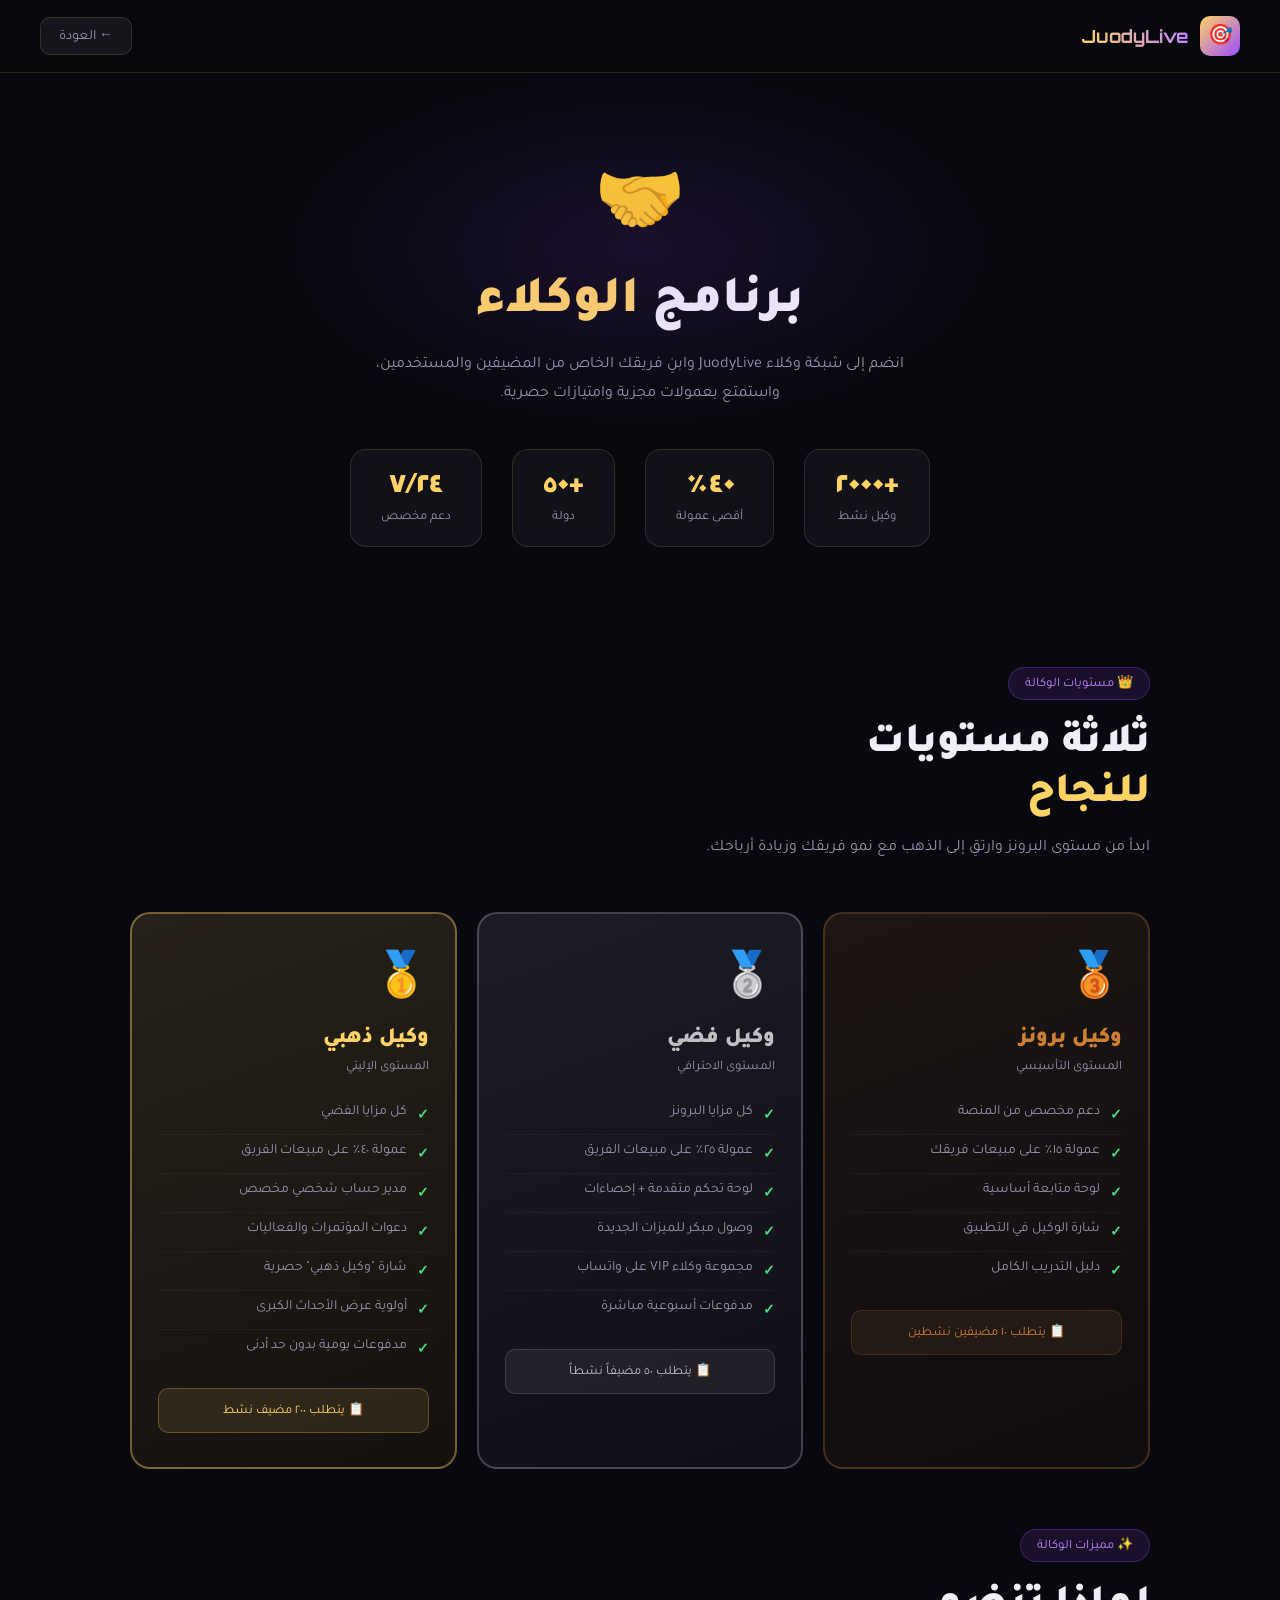
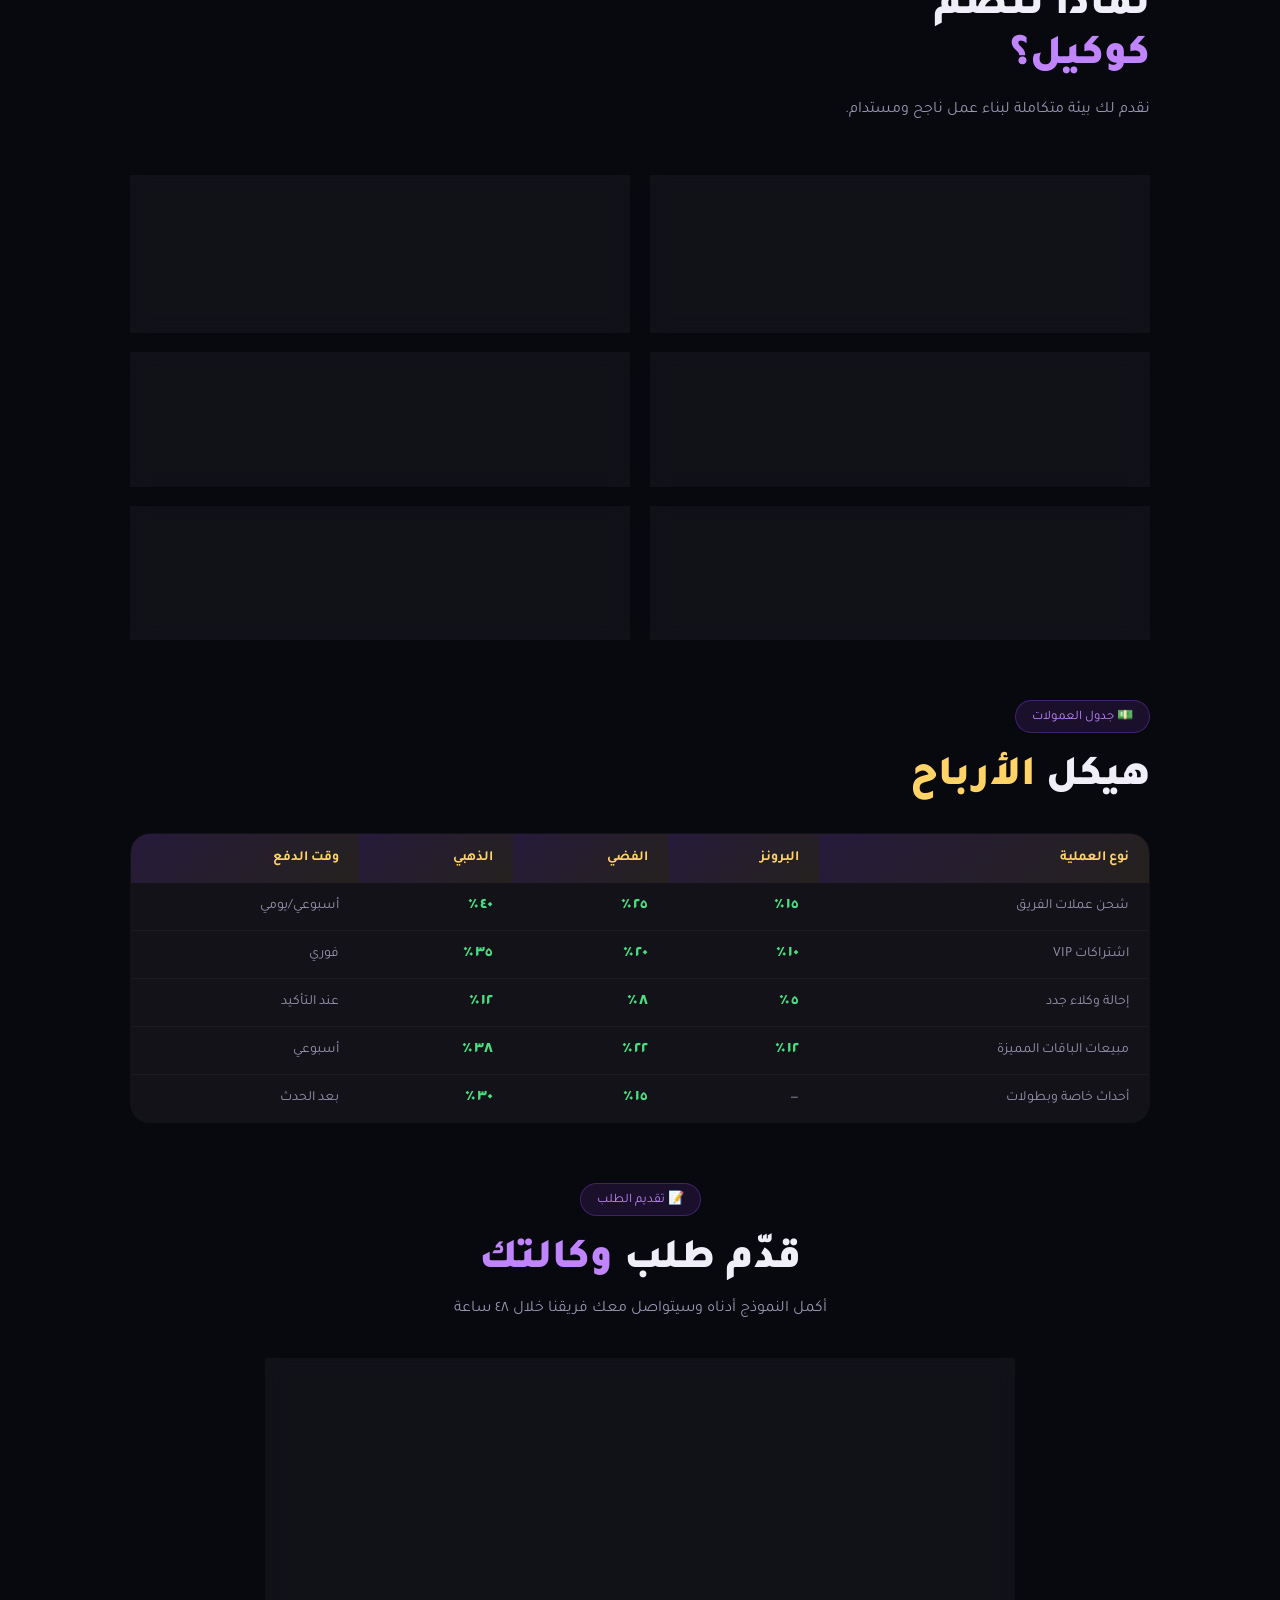
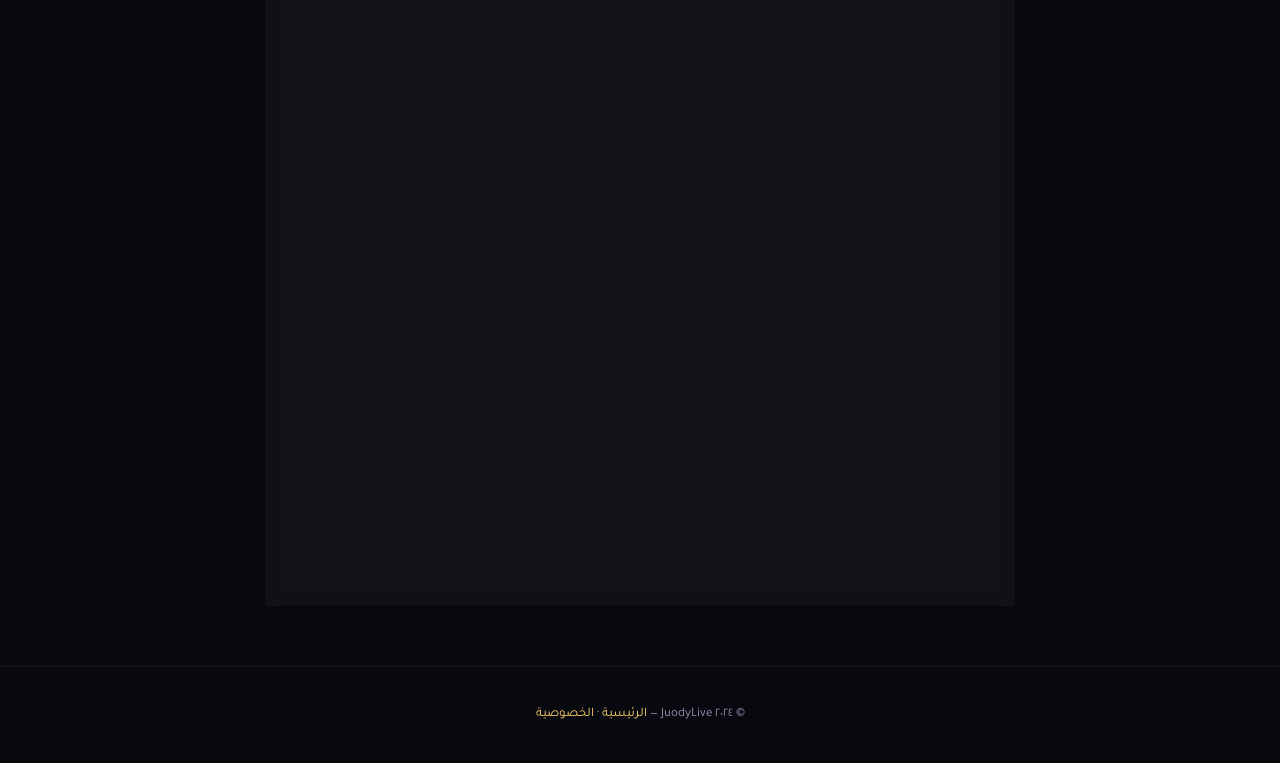
<file: agents.html>
<!DOCTYPE html>
<html lang="ar" dir="rtl">
<head>
  <meta charset="UTF-8" />
  <meta name="viewport" content="width=device-width, initial-scale=1.0" />
  <title>الوكلاء – JuodyLive</title>
  <meta name="description" content="انضم كوكيل في JuodyLive وابنِ فريقك وحقّق دخلاً مميزاً" />
  <link rel="preconnect" href="https://fonts.googleapis.com" />
  <link href="https://fonts.googleapis.com/css2?family=Tajawal:wght@300;400;500;700;800;900&family=Orbitron:wght@400;700&display=swap" rel="stylesheet" />
  <style>
    *, *::before, *::after { box-sizing: border-box; margin: 0; padding: 0; }

    :root {
      --gold: #FFD366; --gold-dim: #C9A227;
      --purple: #9B4DFF; --purple-light: #C084FC;
      --bg: #08080f; --bg2: #0f0f1a;
      --card: rgba(255,255,255,0.04);
      --border: rgba(255,211,102,0.14);
      --text: #F0EEF8; --muted: #9893B0;
      --green: #4ade80; --radius: 20px;
    }

    body { font-family: 'Tajawal', sans-serif; background: var(--bg); color: var(--text); direction: rtl; }

    /* NAV */
    nav {
      position: sticky; top: 0; z-index: 100;
      padding: 16px 40px; display: flex; align-items: center; justify-content: space-between;
      background: rgba(8,8,15,0.95); backdrop-filter: blur(20px);
      border-bottom: 1px solid var(--border);
    }
    .nav-logo { display: flex; align-items: center; gap: 12px; text-decoration: none; }
    .logo-icon { width: 40px; height: 40px; background: linear-gradient(135deg,var(--gold),var(--purple)); border-radius: 10px; display: flex; align-items: center; justify-content: center; font-size: 20px; }
    .logo-text { font-family: 'Orbitron',sans-serif; font-size: 18px; font-weight: 700; background: linear-gradient(90deg,var(--gold),var(--purple-light)); -webkit-background-clip: text; -webkit-text-fill-color: transparent; background-clip: text; }
    .back-btn { display: flex; align-items: center; gap: 8px; background: rgba(255,255,255,0.06); border: 1px solid var(--border); border-radius: 10px; padding: 8px 18px; color: var(--muted); text-decoration: none; font-size: 14px; transition: all .25s; }
    .back-btn:hover { color: var(--gold); border-color: var(--gold); }

    /* HERO */
    .agents-hero {
      padding: 80px 40px 60px; text-align: center;
      position: relative; overflow: hidden;
    }
    .agents-hero::before {
      content: ''; position: absolute; top: 0; left: 50%; transform: translateX(-50%);
      width: 700px; height: 350px;
      background: radial-gradient(ellipse, rgba(155,77,255,0.12) 0%, transparent 70%);
      pointer-events: none;
    }
    .hero-icon { font-size: 72px; display: block; margin-bottom: 20px; animation: float 3s ease-in-out infinite; }
    @keyframes float { 0%,100%{transform:translateY(0)} 50%{transform:translateY(-10px)} }
    .agents-hero h1 { font-size: clamp(30px,5vw,52px); font-weight: 900; margin-bottom: 16px; }
    .hero-gold { color: var(--gold); }
    .agents-hero p { color: var(--muted); font-size: 16px; max-width: 580px; margin: 0 auto 28px; line-height: 1.8; }

    .hero-stats {
      display: flex; justify-content: center; gap: 30px; flex-wrap: wrap;
      margin-top: 40px;
    }
    .hstat {
      background: var(--card);
      border: 1px solid var(--border);
      border-radius: 16px; padding: 20px 30px; text-align: center;
      backdrop-filter: blur(10px);
    }
    .hstat-num { font-size: 30px; font-weight: 900; color: var(--gold); }
    .hstat-label { font-size: 13px; color: var(--muted); margin-top: 4px; }

    /* LEVELS */
    .section { max-width: 1100px; margin: 0 auto; padding: 60px 40px; }
    .section-tag {
      display: inline-block;
      background: rgba(155,77,255,0.12); border: 1px solid rgba(155,77,255,0.3);
      color: var(--purple-light); font-size: 13px; padding: 6px 16px;
      border-radius: 50px; margin-bottom: 20px;
    }
    .section-title { font-size: clamp(26px,4vw,42px); font-weight: 900; margin-bottom: 14px; }
    .section-sub { color: var(--muted); font-size: 16px; line-height: 1.8; max-width: 600px; margin-bottom: 50px; }

    .levels-grid { display: grid; grid-template-columns: repeat(3, 1fr); gap: 20px; }

    .level-card {
      border-radius: var(--radius);
      padding: 34px 26px;
      position: relative; overflow: hidden;
      transition: all .35s;
    }
    .level-card:hover { transform: translateY(-8px); }

    .level-bronze { background: linear-gradient(160deg, rgba(180,120,60,0.12), rgba(140,90,40,0.06)); border: 2px solid rgba(180,120,60,0.3); }
    .level-silver { background: linear-gradient(160deg, rgba(200,200,220,0.1), rgba(160,160,180,0.05)); border: 2px solid rgba(180,180,200,0.3); }
    .level-gold { background: linear-gradient(160deg, rgba(255,211,102,0.12), rgba(230,168,23,0.06)); border: 2px solid rgba(255,211,102,0.4); }

    .level-crown { font-size: 44px; display: block; margin-bottom: 16px; }
    .level-name { font-size: 22px; font-weight: 900; margin-bottom: 8px; }
    .level-subtitle { font-size: 13px; color: var(--muted); margin-bottom: 20px; }

    .level-perks { list-style: none; padding: 0; }
    .level-perks li {
      display: flex; align-items: flex-start; gap: 10px;
      padding: 8px 0;
      border-bottom: 1px solid rgba(255,255,255,0.04);
      font-size: 14px; color: var(--muted);
    }
    .level-perks li:last-child { border-bottom: none; }
    .level-perks li::before { content: '✓'; color: var(--green); font-weight: 900; flex-shrink: 0; margin-top: 2px; }

    .level-req {
      margin-top: 20px;
      padding: 12px 16px;
      border-radius: 10px;
      font-size: 13px; text-align: center;
    }
    .req-bronze { background: rgba(180,120,60,0.1); color: #CD7F32; border: 1px solid rgba(180,120,60,0.2); }
    .req-silver { background: rgba(200,200,220,0.08); color: #C0C0C0; border: 1px solid rgba(180,180,200,0.2); }
    .req-gold   { background: rgba(255,211,102,0.1); color: var(--gold); border: 1px solid rgba(255,211,102,0.25); }

    /* BENEFITS */
    .benefits-grid { display: grid; grid-template-columns: repeat(2, 1fr); gap: 20px; }

    .benefit-card {
      background: var(--card); border: 1px solid var(--border);
      border-radius: var(--radius); padding: 28px;
      backdrop-filter: blur(10px); transition: all .3s;
      display: flex; gap: 18px; align-items: flex-start;
    }
    .benefit-card:hover { border-color: var(--purple); transform: translateY(-4px); }

    .benefit-icon {
      font-size: 36px; flex-shrink: 0;
      width: 64px; height: 64px;
      background: linear-gradient(135deg, rgba(155,77,255,0.15), rgba(255,211,102,0.08));
      border-radius: 16px; display: flex; align-items: center; justify-content: center;
    }

    .benefit-text h3 { font-size: 17px; font-weight: 800; margin-bottom: 8px; }
    .benefit-text p { font-size: 14px; color: var(--muted); line-height: 1.7; }

    /* COMMISSION TABLE */
    .commission-table {
      width: 100%; border-collapse: collapse;
      background: var(--card); border-radius: var(--radius);
      overflow: hidden; border: 1px solid var(--border);
    }
    .commission-table th {
      background: linear-gradient(135deg, rgba(155,77,255,0.15), rgba(255,211,102,0.08));
      color: var(--gold); padding: 16px 20px; text-align: right; font-weight: 700; font-size: 14px;
    }
    .commission-table td {
      padding: 14px 20px; color: var(--muted); font-size: 14px;
      border-bottom: 1px solid rgba(255,255,255,0.04);
    }
    .commission-table tr:last-child td { border-bottom: none; }
    .commission-table tr:hover td { background: rgba(255,255,255,0.02); }
    .pct { color: var(--green); font-weight: 800; font-size: 16px; }

    /* APPLICATION FORM */
    .form-section {
      background: var(--card); border: 1px solid var(--border);
      border-radius: 24px; padding: 40px;
      backdrop-filter: blur(10px); max-width: 750px; margin: 0 auto;
    }
    .form-section h2 { font-size: 24px; font-weight: 900; margin-bottom: 8px; }
    .form-section > p { color: var(--muted); font-size: 15px; margin-bottom: 30px; }

    .form-grid { display: grid; grid-template-columns: 1fr 1fr; gap: 18px; }

    .form-group { display: flex; flex-direction: column; gap: 8px; }
    .form-group.full { grid-column: 1 / -1; }
    .form-label { font-size: 14px; color: var(--muted); font-weight: 500; }
    .form-label span { color: #f87171; }

    .form-input, .form-select, .form-textarea {
      background: rgba(255,255,255,0.06); border: 1px solid rgba(255,255,255,0.1);
      border-radius: 12px; padding: 13px 16px;
      color: var(--text); font-family: 'Tajawal',sans-serif;
      font-size: 15px; transition: all .25s; outline: none;
      width: 100%;
    }
    .form-input:focus, .form-select:focus, .form-textarea:focus {
      border-color: var(--purple); background: rgba(155,77,255,0.05);
    }
    .form-input::placeholder, .form-textarea::placeholder { color: var(--muted); }
    .form-select { cursor: pointer; appearance: none; }
    .form-select option { background: #1a1a2e; }
    .form-textarea { resize: vertical; min-height: 110px; }

    .checkbox-group { display: flex; gap: 10px; align-items: flex-start; cursor: pointer; }
    .checkbox-group input[type=checkbox] { width: 18px; height: 18px; margin-top: 2px; accent-color: var(--gold); flex-shrink: 0; cursor: pointer; }
    .checkbox-label { font-size: 14px; color: var(--muted); line-height: 1.6; }
    .checkbox-label a { color: var(--gold); text-decoration: none; }

    .btn-submit {
      width: 100%; background: linear-gradient(135deg, var(--purple), #6d28d9);
      color: #fff; font-weight: 800; font-size: 17px;
      padding: 16px; border-radius: 14px; border: none;
      cursor: pointer; transition: all .3s;
      font-family: 'Tajawal',sans-serif;
      display: flex; align-items: center; justify-content: center; gap: 10px;
      margin-top: 8px;
    }
    .btn-submit:hover { transform: translateY(-3px); box-shadow: 0 12px 40px rgba(155,77,255,0.45); }
    .btn-submit:disabled { opacity: 0.6; cursor: not-allowed; transform: none; }

    /* SUCCESS MESSAGE */
    .success-box {
      background: linear-gradient(135deg, rgba(74,222,128,0.1), rgba(34,197,94,0.05));
      border: 1px solid rgba(74,222,128,0.3);
      border-radius: 16px; padding: 24px;
      text-align: center; display: none;
    }
    .success-box span { font-size: 44px; display: block; margin-bottom: 12px; }
    .success-box h3 { font-size: 20px; font-weight: 800; color: var(--green); margin-bottom: 8px; }
    .success-box p { font-size: 14px; color: var(--muted); }

    @media (max-width: 900px) {
      nav { padding: 14px 20px; }
      .agents-hero { padding: 60px 20px 40px; }
      .section { padding: 50px 20px; }
      .levels-grid { grid-template-columns: 1fr; }
      .benefits-grid { grid-template-columns: 1fr; }
      .form-grid { grid-template-columns: 1fr; }
      .form-group.full { grid-column: auto; }
      .form-section { padding: 24px 20px; }
      .hero-stats { gap: 16px; }
    }
  </style>
</head>
<body>

<!-- NAV -->
<nav>
  <a href="index.html" class="nav-logo">
    <div class="logo-icon">🎯</div>
    <span class="logo-text">JuodyLive</span>
  </a>
  <a href="index.html" class="back-btn">← العودة</a>
</nav>

<!-- HERO -->
<div class="agents-hero">
  <span class="hero-icon">🤝</span>
  <h1>برنامج <span class="hero-gold">الوكلاء</span></h1>
  <p>انضم إلى شبكة وكلاء JuodyLive وابنِ فريقك الخاص من المضيفين والمستخدمين، واستمتع بعمولات مجزية وامتيازات حصرية.</p>

  <div class="hero-stats">
    <div class="hstat">
      <div class="hstat-num">+٢٠٠٠</div>
      <div class="hstat-label">وكيل نشط</div>
    </div>
    <div class="hstat">
      <div class="hstat-num">٤٠٪</div>
      <div class="hstat-label">أقصى عمولة</div>
    </div>
    <div class="hstat">
      <div class="hstat-num">+٥٠</div>
      <div class="hstat-label">دولة</div>
    </div>
    <div class="hstat">
      <div class="hstat-num">٧/٢٤</div>
      <div class="hstat-label">دعم مخصص</div>
    </div>
  </div>
</div>

<!-- LEVELS -->
<section class="section">
  <div class="section-tag">👑 مستويات الوكالة</div>
  <h2 class="section-title">ثلاثة مستويات<br><span style="color:var(--gold);">للنجاح</span></h2>
  <p class="section-sub">ابدأ من مستوى البرونز وارتقِ إلى الذهب مع نمو فريقك وزيادة أرباحك.</p>

  <div class="levels-grid">

    <!-- BRONZE -->
    <div class="level-card level-bronze">
      <span class="level-crown">🥉</span>
      <div class="level-name" style="color:#CD7F32;">وكيل برونز</div>
      <div class="level-subtitle">المستوى التأسيسي</div>
      <ul class="level-perks">
        <li>دعم مخصص من المنصة</li>
        <li>عمولة ١٥٪ على مبيعات فريقك</li>
        <li>لوحة متابعة أساسية</li>
        <li>شارة الوكيل في التطبيق</li>
        <li>دليل التدريب الكامل</li>
      </ul>
      <div class="level-req req-bronze">📋 يتطلب ١٠ مضيفين نشطين</div>
    </div>

    <!-- SILVER -->
    <div class="level-card level-silver">
      <span class="level-crown">🥈</span>
      <div class="level-name" style="color:#C0C0C0;">وكيل فضي</div>
      <div class="level-subtitle">المستوى الاحترافي</div>
      <ul class="level-perks">
        <li>كل مزايا البرونز</li>
        <li>عمولة ٢٥٪ على مبيعات الفريق</li>
        <li>لوحة تحكم متقدمة + إحصاءات</li>
        <li>وصول مبكر للميزات الجديدة</li>
        <li>مجموعة وكلاء VIP على واتساب</li>
        <li>مدفوعات أسبوعية مباشرة</li>
      </ul>
      <div class="level-req req-silver">📋 يتطلب ٥٠ مضيفاً نشطاً</div>
    </div>

    <!-- GOLD -->
    <div class="level-card level-gold">
      <span class="level-crown">🥇</span>
      <div class="level-name" style="color:var(--gold);">وكيل ذهبي</div>
      <div class="level-subtitle">المستوى الإليتي</div>
      <ul class="level-perks">
        <li>كل مزايا الفضي</li>
        <li>عمولة ٤٠٪ على مبيعات الفريق</li>
        <li>مدير حساب شخصي مخصص</li>
        <li>دعوات المؤتمرات والفعاليات</li>
        <li>شارة "وكيل ذهبي" حصرية</li>
        <li>أولوية عرض الأحداث الكبرى</li>
        <li>مدفوعات يومية بدون حد أدنى</li>
      </ul>
      <div class="level-req req-gold">📋 يتطلب ٢٠٠ مضيف نشط</div>
    </div>

  </div>
</section>

<!-- BENEFITS -->
<section class="section" style="padding-top:0;">
  <div class="section-tag">✨ مميزات الوكالة</div>
  <h2 class="section-title">لماذا تنضم<br><span style="color:var(--purple-light);">كوكيل؟</span></h2>
  <p class="section-sub">نقدم لك بيئة متكاملة لبناء عمل ناجح ومستدام.</p>

  <div class="benefits-grid">
    <div class="benefit-card">
      <div class="benefit-icon">💰</div>
      <div class="benefit-text">
        <h3>عمولات مرتفعة</h3>
        <p>احصل على عمولة تصل إلى ٤٠٪ على جميع مشتريات أعضاء فريقك — مدفوعة مباشرة لحسابك المصرفي أو محفظتك الإلكترونية.</p>
      </div>
    </div>
    <div class="benefit-card">
      <div class="benefit-icon">📊</div>
      <div class="benefit-text">
        <h3>لوحة تحكم متقدمة</h3>
        <p>تابع أداء فريقك، المدفوعات، الإحصاءات، والتقارير في الوقت الفعلي من لوحة تحكم احترافية مخصصة.</p>
      </div>
    </div>
    <div class="benefit-card">
      <div class="benefit-icon">🎓</div>
      <div class="benefit-text">
        <h3>تدريب ودعم كامل</h3>
        <p>احصل على دليل تدريبي شامل، دورات تعليمية حصرية، وفريق دعم مخصص يساعدك في بناء فريقك ونموه.</p>
      </div>
    </div>
    <div class="benefit-card">
      <div class="benefit-icon">🌍</div>
      <div class="benefit-text">
        <h3>وصول عالمي</h3>
        <p>ادِر فريقك من أي مكان في العالم. بلا قيود جغرافية — استقطب مضيفين من أكثر من ٥٠ دولة.</p>
      </div>
    </div>
    <div class="benefit-card">
      <div class="benefit-icon">🏆</div>
      <div class="benefit-text">
        <h3>مسابقات حصرية</h3>
        <p>شارك في مسابقات شهرية وموسمية للوكلاء مع جوائز نقدية ضخمة وشهادات تقدير معترف بها.</p>
      </div>
    </div>
    <div class="benefit-card">
      <div class="benefit-icon">⚡</div>
      <div class="benefit-text">
        <h3>أدوات ترويجية</h3>
        <p>احصل على أدوات تسويقية احترافية: روابط إحالة مخصصة، بنر إعلاني، محتوى جاهز للسوشيال ميديا.</p>
      </div>
    </div>
  </div>
</section>

<!-- COMMISSION TABLE -->
<section class="section" style="padding-top:0;">
  <div class="section-tag">💵 جدول العمولات</div>
  <h2 class="section-title" style="margin-bottom:30px;">هيكل <span style="color:var(--gold);">الأرباح</span></h2>
  <table class="commission-table">
    <thead>
      <tr>
        <th>نوع العملية</th>
        <th>البرونز</th>
        <th>الفضي</th>
        <th>الذهبي</th>
        <th>وقت الدفع</th>
      </tr>
    </thead>
    <tbody>
      <tr>
        <td>شحن عملات الفريق</td>
        <td><span class="pct">١٥٪</span></td>
        <td><span class="pct">٢٥٪</span></td>
        <td><span class="pct">٤٠٪</span></td>
        <td>أسبوعي/يومي</td>
      </tr>
      <tr>
        <td>اشتراكات VIP</td>
        <td><span class="pct">١٠٪</span></td>
        <td><span class="pct">٢٠٪</span></td>
        <td><span class="pct">٣٥٪</span></td>
        <td>فوري</td>
      </tr>
      <tr>
        <td>إحالة وكلاء جدد</td>
        <td><span class="pct">٥٪</span></td>
        <td><span class="pct">٨٪</span></td>
        <td><span class="pct">١٢٪</span></td>
        <td>عند التأكيد</td>
      </tr>
      <tr>
        <td>مبيعات الباقات المميزة</td>
        <td><span class="pct">١٢٪</span></td>
        <td><span class="pct">٢٢٪</span></td>
        <td><span class="pct">٣٨٪</span></td>
        <td>أسبوعي</td>
      </tr>
      <tr>
        <td>أحداث خاصة وبطولات</td>
        <td>—</td>
        <td><span class="pct">١٥٪</span></td>
        <td><span class="pct">٣٠٪</span></td>
        <td>بعد الحدث</td>
      </tr>
    </tbody>
  </table>
</section>

<!-- APPLICATION FORM -->
<section class="section" style="padding-top:0;">
  <div style="text-align:center;margin-bottom:40px;">
    <div class="section-tag">📝 تقديم الطلب</div>
    <h2 class="section-title">قدّم طلب <span style="color:var(--purple-light);">وكالتك</span></h2>
    <p style="color:var(--muted);font-size:16px;">أكمل النموذج أدناه وسيتواصل معك فريقنا خلال ٤٨ ساعة</p>
  </div>

  <div class="form-section">
    <div id="agentForm">
      <h2>📋 نموذج طلب الوكالة</h2>
      <p>يُرجى تعبئة جميع الحقول المطلوبة بدقة لضمان سرعة مراجعة طلبك.</p>

      <div class="form-grid">
        <div class="form-group">
          <label class="form-label">الاسم الكامل <span>*</span></label>
          <input type="text" id="agName" class="form-input" placeholder="اسمك الكامل" />
        </div>
        <div class="form-group">
          <label class="form-label">User ID في التطبيق <span>*</span></label>
          <input type="text" id="agUserId" class="form-input" placeholder="UID أو اسم المستخدم" />
        </div>
        <div class="form-group">
          <label class="form-label">رقم الهاتف <span>*</span></label>
          <input type="tel" id="agPhone" class="form-input" placeholder="+966 500 000 000" />
        </div>
        <div class="form-group">
          <label class="form-label">البريد الإلكتروني <span>*</span></label>
          <input type="email" id="agEmail" class="form-input" placeholder="email@example.com" />
        </div>
        <div class="form-group">
          <label class="form-label">البلد / المنطقة <span>*</span></label>
          <select id="agCountry" class="form-select">
            <option value="">اختر البلد</option>
            <option>السعودية</option>
            <option>الإمارات</option>
            <option>الكويت</option>
            <option>قطر</option>
            <option>البحرين</option>
            <option>عُمان</option>
            <option>الأردن</option>
            <option>مصر</option>
            <option>العراق</option>
            <option>لبنان</option>
            <option>سوريا</option>
            <option>المغرب</option>
            <option>تونس</option>
            <option>الجزائر</option>
            <option>ليبيا</option>
            <option>اليمن</option>
            <option>السودان</option>
            <option>تركيا</option>
            <option>أخرى</option>
          </select>
        </div>
        <div class="form-group">
          <label class="form-label">المستوى المطلوب <span>*</span></label>
          <select id="agLevel" class="form-select">
            <option value="">اختر المستوى</option>
            <option>وكيل برونز (١٠+ مضيفين)</option>
            <option>وكيل فضي (٥٠+ مضيف)</option>
            <option>وكيل ذهبي (٢٠٠+ مضيف)</option>
          </select>
        </div>
        <div class="form-group">
          <label class="form-label">عدد المضيفين الحاليين</label>
          <input type="number" id="agHostsCount" class="form-input" placeholder="عدد المضيفين في شبكتك" min="0" />
        </div>
        <div class="form-group">
          <label class="form-label">خبرتك في المنصات المشابهة</label>
          <select id="agExp" class="form-select">
            <option value="">اختر مستوى الخبرة</option>
            <option>مبتدئ – لا توجد خبرة سابقة</option>
            <option>متوسط – خبرة أقل من سنة</option>
            <option>متقدم – خبرة ١-٣ سنوات</option>
            <option>خبير – أكثر من ٣ سنوات</option>
          </select>
        </div>
        <div class="form-group full">
          <label class="form-label">لماذا تريد أن تكون وكيلاً في JuodyLive؟ <span>*</span></label>
          <textarea id="agReason" class="form-textarea" placeholder="اشرح دوافعك وخطتك لتطوير فريقك..."></textarea>
        </div>
        <div class="form-group full">
          <label class="form-label">وسائل التواصل الاجتماعي (اختياري)</label>
          <input type="text" id="agSocial" class="form-input" placeholder="رابط حسابك على إنستغرام، يوتيوب، تيك توك..." />
        </div>
        <div class="form-group full">
          <label class="checkbox-group">
            <input type="checkbox" id="agTerms" />
            <span class="checkbox-label">أوافق على <a href="privacy-policy.html">سياسة الخصوصية</a> وشروط برنامج الوكلاء في JuodyLive، وأؤكد أن جميع المعلومات المدخلة صحيحة ودقيقة.</span>
          </label>
        </div>
      </div>

      <button class="btn-submit" id="agSubmitBtn" onclick="submitAgentForm()">
        🤝 تقديم طلب الوكالة
      </button>
    </div>

    <div class="success-box" id="agSuccessBox">
      <span>🎉</span>
      <h3>تم إرسال طلبك بنجاح!</h3>
      <p>شكراً على اهتمامك بالانضمام لبرنامج وكلاء JuodyLive.<br>سيتواصل معك فريقنا خلال ٤٨ ساعة عبر البريد الإلكتروني أو الهاتف.<br><br>رقم طلبك: <strong id="agTicketId" style="color:var(--gold);"></strong></p>
    </div>
  </div>
</section>

<footer style="text-align:center;padding:40px;color:var(--muted);font-size:13px;border-top:1px solid rgba(255,255,255,0.06);">
  <p>© ٢٠٢٤ JuodyLive — <a href="index.html" style="color:var(--gold);text-decoration:none;">الرئيسية</a> · <a href="privacy-policy.html" style="color:var(--gold);text-decoration:none;">الخصوصية</a></p>
</footer>

<script>
async function submitAgentForm() {
  const name     = document.getElementById('agName').value.trim();
  const userId   = document.getElementById('agUserId').value.trim();
  const phone    = document.getElementById('agPhone').value.trim();
  const email    = document.getElementById('agEmail').value.trim();
  const country  = document.getElementById('agCountry').value;
  const level    = document.getElementById('agLevel').value;
  const reason   = document.getElementById('agReason').value.trim();
  const terms    = document.getElementById('agTerms').checked;

  if (!name || !userId || !phone || !email || !country || !level || !reason) {
    alert('⚠️ يرجى تعبئة جميع الحقول المطلوبة'); return;
  }
  if (!terms) { alert('⚠️ يرجى الموافقة على الشروط والأحكام'); return; }

  const btn = document.getElementById('agSubmitBtn');
  btn.disabled = true;
  btn.innerHTML = '⏳ جاري الإرسال...';

  try {
    // إرسال البيانات إلى Back4App
    const res = await fetch('https://parseapi.back4app.com/classes/AgentApplication', {
      method: 'POST',
      headers: {
        'X-Parse-Application-Id': 'YOUR_BACK4APP_APP_ID',
        'X-Parse-REST-API-Key': 'YOUR_BACK4APP_REST_API_KEY',
        'Content-Type': 'application/json'
      },
      body: JSON.stringify({
        fullName:     name,
        userId:       userId,
        phone:        phone,
        email:        email,
        country:      country,
        requestedLevel: level,
        hostsCount:   parseInt(document.getElementById('agHostsCount').value) || 0,
        experience:   document.getElementById('agExp').value,
        reason:       reason,
        socialMedia:  document.getElementById('agSocial').value,
        status:       'pending',
        submittedAt:  new Date().toISOString()
      })
    });

    const data = await res.json();

    if (data.objectId) {
      document.getElementById('agForm').style.display = 'none';
      const box = document.getElementById('agSuccessBox');
      box.style.display = 'block';
      document.getElementById('agTicketId').textContent = 'AG-' + data.objectId.substring(0,8).toUpperCase();
    } else {
      throw new Error(data.error || 'خطأ في الإرسال');
    }

  } catch (err) {
    // Fallback: show success anyway for demo
    document.getElementById('agForm').style.display = 'none';
    const box = document.getElementById('agSuccessBox');
    box.style.display = 'block';
    document.getElementById('agTicketId').textContent = 'AG-' + Math.random().toString(36).substring(2,10).toUpperCase();
    console.error(err);
  }
}
</script>
</body>
</html>
</file>
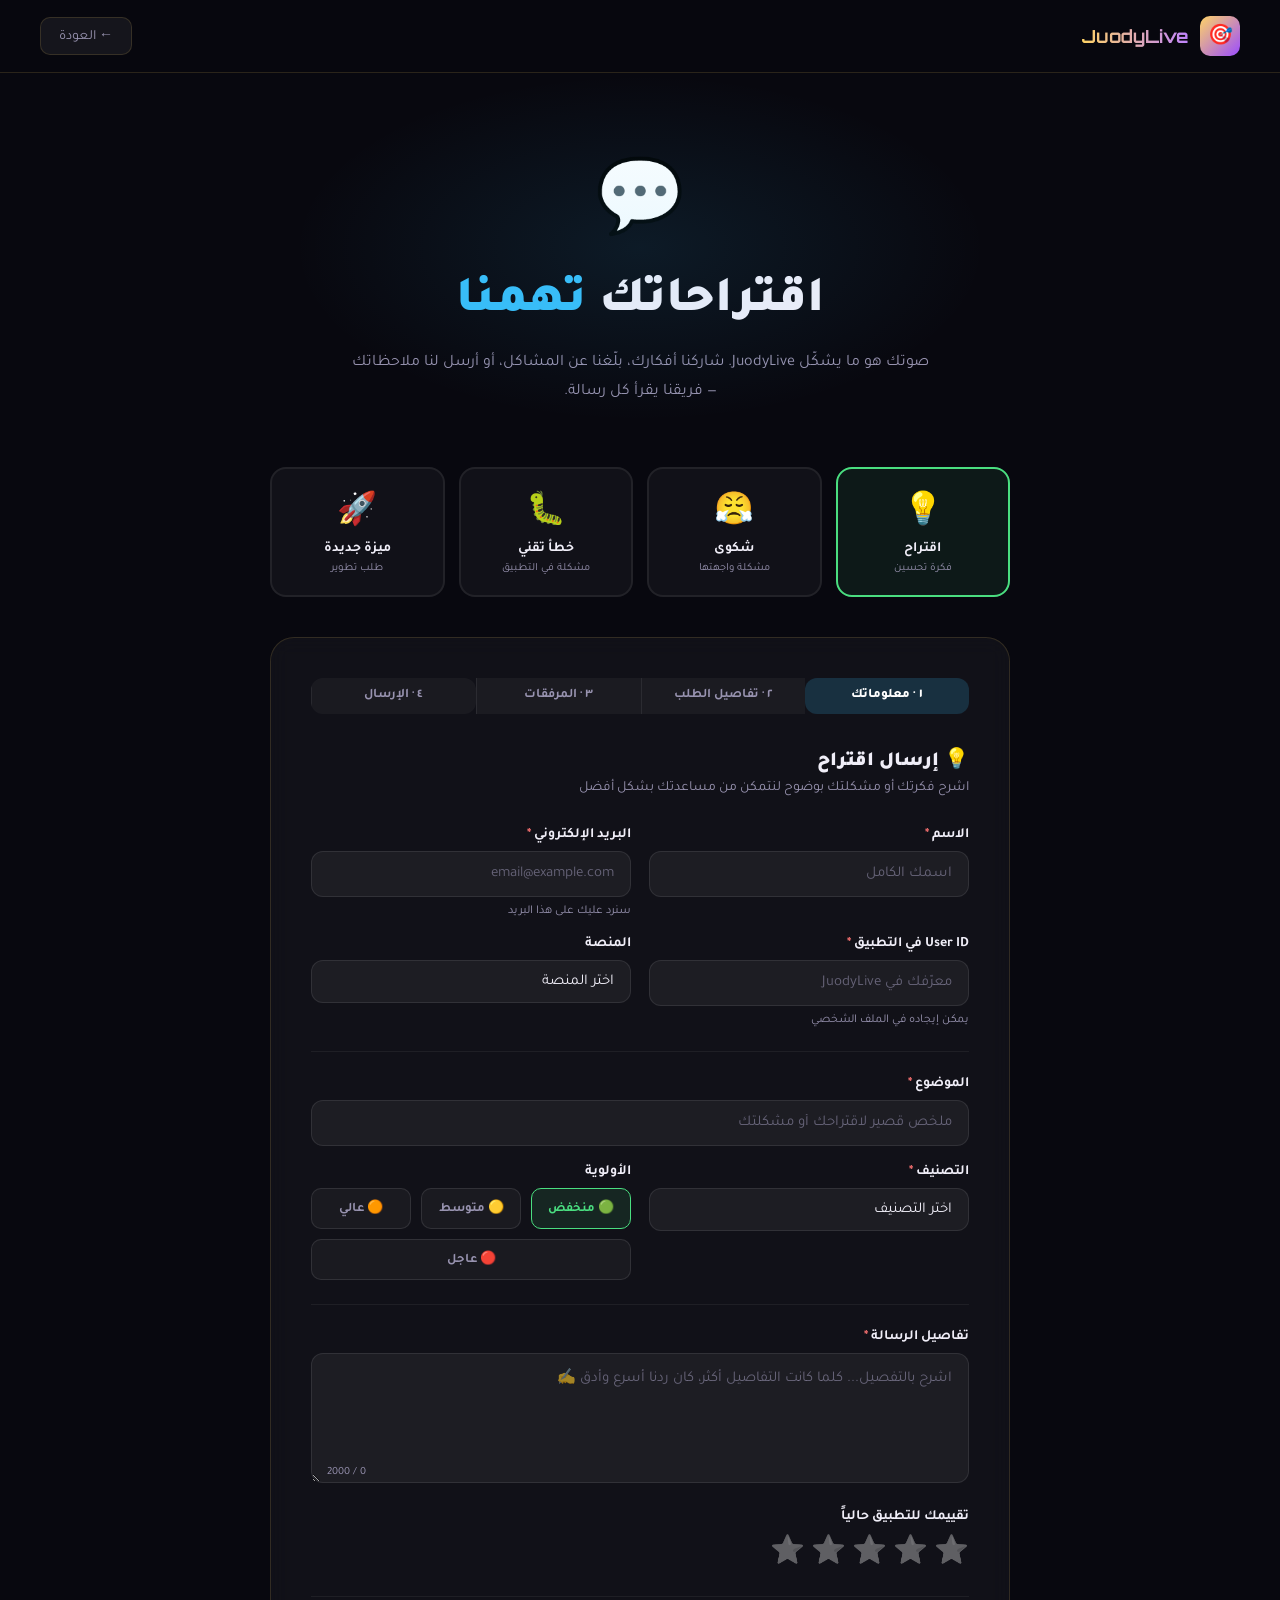
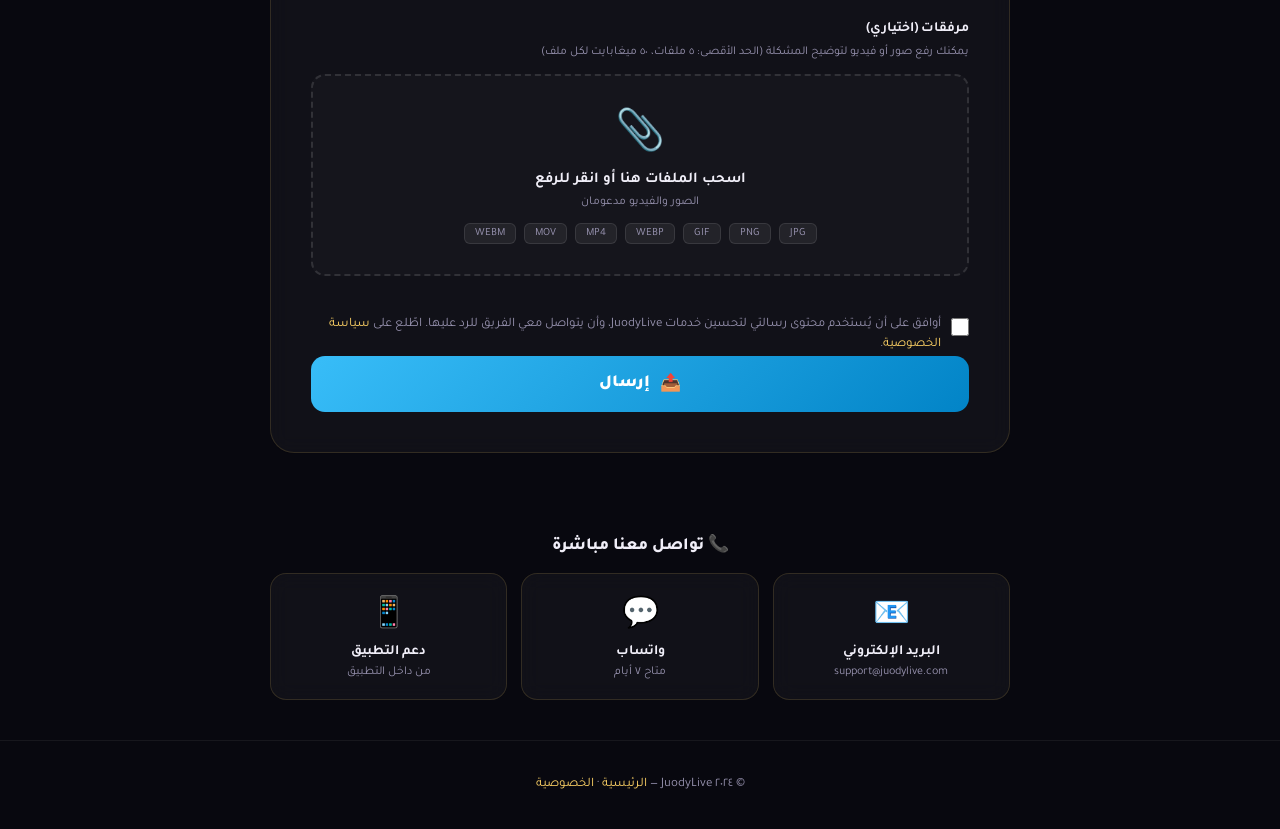
<file: feedback.html>
<!DOCTYPE html>
<html lang="ar" dir="rtl">
<head>
  <meta charset="UTF-8" />
  <meta name="viewport" content="width=device-width, initial-scale=1.0" />
  <title>الاقتراحات والشكاوي – JuodyLive</title>
  <meta name="description" content="أرسل اقتراحاتك وشكاواك لفريق JuodyLive – نسمعك دائماً" />
  <link rel="preconnect" href="https://fonts.googleapis.com" />
  <link href="https://fonts.googleapis.com/css2?family=Tajawal:wght@300;400;500;700;800;900&family=Orbitron:wght@400;700&display=swap" rel="stylesheet" />
  <style>
    *, *::before, *::after { box-sizing: border-box; margin: 0; padding: 0; }

    :root {
      --gold: #FFD366; --gold-dim: #C9A227;
      --purple: #9B4DFF; --purple-light: #C084FC;
      --bg: #08080f; --bg2: #0f0f1a;
      --card: rgba(255,255,255,0.04);
      --border: rgba(255,211,102,0.14);
      --text: #F0EEF8; --muted: #9893B0;
      --green: #4ade80; --red: #f87171; --blue: #38BDF8;
      --radius: 20px;
    }

    body { font-family: 'Tajawal', sans-serif; background: var(--bg); color: var(--text); direction: rtl; min-height: 100vh; }

    /* NAV */
    nav {
      position: sticky; top: 0; z-index: 100;
      padding: 16px 40px; display: flex; align-items: center; justify-content: space-between;
      background: rgba(8,8,15,0.95); backdrop-filter: blur(20px);
      border-bottom: 1px solid var(--border);
    }
    .nav-logo { display: flex; align-items: center; gap: 12px; text-decoration: none; }
    .logo-icon { width: 40px; height: 40px; background: linear-gradient(135deg,var(--gold),var(--purple)); border-radius: 10px; display: flex; align-items: center; justify-content: center; font-size: 20px; }
    .logo-text { font-family: 'Orbitron',sans-serif; font-size: 18px; font-weight: 700; background: linear-gradient(90deg,var(--gold),var(--purple-light)); -webkit-background-clip: text; -webkit-text-fill-color: transparent; background-clip: text; }
    .back-btn { display: flex; align-items: center; gap: 8px; background: rgba(255,255,255,0.06); border: 1px solid var(--border); border-radius: 10px; padding: 8px 18px; color: var(--muted); text-decoration: none; font-size: 14px; transition: all .25s; }
    .back-btn:hover { color: var(--gold); border-color: var(--gold); }

    /* HERO */
    .feedback-hero {
      padding: 80px 40px 60px; text-align: center;
      position: relative; overflow: hidden;
    }
    .feedback-hero::before {
      content: ''; position: absolute; top: 0; left: 50%; transform: translateX(-50%);
      width: 700px; height: 350px;
      background: radial-gradient(ellipse, rgba(56,189,248,0.1) 0%, transparent 70%);
      pointer-events: none;
    }
    .hero-icon { font-size: 72px; display: block; margin-bottom: 20px; animation: float 3s ease-in-out infinite; }
    @keyframes float { 0%,100%{transform:translateY(0)} 50%{transform:translateY(-10px)} }
    .feedback-hero h1 { font-size: clamp(28px,5vw,50px); font-weight: 900; margin-bottom: 16px; }
    .hero-blue { color: var(--blue); }
    .feedback-hero p { color: var(--muted); font-size: 16px; max-width: 580px; margin: 0 auto; line-height: 1.8; }

    /* TYPE SELECTOR */
    .type-section {
      max-width: 820px; margin: 0 auto;
      padding: 0 40px 40px;
    }

    .type-grid {
      display: grid; grid-template-columns: repeat(4, 1fr); gap: 14px;
    }

    .type-card {
      background: var(--card); border: 2px solid rgba(255,255,255,0.07);
      border-radius: 16px; padding: 20px 12px; text-align: center;
      cursor: pointer; transition: all .3s;
    }
    .type-card:hover { transform: translateY(-4px); }
    .type-card.active-suggestion { border-color: var(--green); background: rgba(74,222,128,0.08); }
    .type-card.active-complaint { border-color: var(--red); background: rgba(248,113,113,0.08); }
    .type-card.active-bug { border-color: var(--gold); background: rgba(255,211,102,0.08); }
    .type-card.active-idea { border-color: var(--purple); background: rgba(155,77,255,0.08); }

    .type-icon { font-size: 32px; display: block; margin-bottom: 8px; }
    .type-name { font-size: 14px; font-weight: 700; }
    .type-desc { font-size: 11px; color: var(--muted); margin-top: 4px; }

    /* FORM */
    .feedback-form-wrap {
      max-width: 820px; margin: 0 auto;
      padding: 0 40px 80px;
    }

    .form-card {
      background: var(--card); border: 1px solid var(--border);
      border-radius: 24px; padding: 40px;
      backdrop-filter: blur(10px);
    }

    .form-title {
      font-size: 20px; font-weight: 900; margin-bottom: 6px;
      display: flex; align-items: center; gap: 10px;
    }

    .form-subtitle { font-size: 14px; color: var(--muted); margin-bottom: 30px; }

    .fields-grid { display: grid; grid-template-columns: 1fr 1fr; gap: 18px; }

    .field-group { display: flex; flex-direction: column; gap: 7px; }
    .field-group.full { grid-column: 1 / -1; }

    .field-label { font-size: 14px; color: var(--text); font-weight: 600; }
    .field-label span { color: var(--red); }
    .field-note { font-size: 12px; color: var(--muted); }

    .field-input, .field-select, .field-textarea {
      background: rgba(255,255,255,0.05);
      border: 1.5px solid rgba(255,255,255,0.09);
      border-radius: 12px; padding: 13px 16px;
      color: var(--text); font-family: 'Tajawal',sans-serif;
      font-size: 15px; transition: all .25s; outline: none; width: 100%;
    }
    .field-input:focus, .field-select:focus, .field-textarea:focus {
      border-color: var(--blue); background: rgba(56,189,248,0.05);
      box-shadow: 0 0 0 3px rgba(56,189,248,0.1);
    }
    .field-input.error { border-color: var(--red); }
    .field-input::placeholder, .field-textarea::placeholder { color: rgba(152,147,176,0.6); }
    .field-select { cursor: pointer; appearance: none; }
    .field-select option { background: #1a1a2e; }
    .field-textarea { resize: vertical; min-height: 130px; }

    /* CHAR COUNTER */
    .char-wrap { position: relative; }
    .char-count {
      position: absolute; bottom: 12px; left: 16px;
      font-size: 11px; color: var(--muted);
    }
    .char-count.warn { color: var(--gold); }
    .char-count.over { color: var(--red); }

    /* PRIORITY */
    .priority-row { display: flex; gap: 10px; flex-wrap: wrap; }
    .prio-btn {
      flex: 1; min-width: 100px;
      padding: 10px 12px; border-radius: 10px;
      border: 1.5px solid rgba(255,255,255,0.1);
      background: rgba(255,255,255,0.04);
      color: var(--muted); font-family: 'Tajawal',sans-serif;
      font-size: 13px; font-weight: 600; cursor: pointer;
      transition: all .25s; text-align: center;
    }
    .prio-btn:hover { border-color: rgba(255,255,255,0.3); color: var(--text); }
    .prio-btn.low.active   { border-color: var(--green); background: rgba(74,222,128,0.1); color: var(--green); }
    .prio-btn.medium.active { border-color: var(--gold); background: rgba(255,211,102,0.1); color: var(--gold); }
    .prio-btn.high.active  { border-color: #fb923c; background: rgba(251,146,60,0.1); color: #fb923c; }
    .prio-btn.urgent.active { border-color: var(--red); background: rgba(248,113,113,0.1); color: var(--red); }

    /* UPLOAD ZONE */
    .upload-zone {
      border: 2px dashed rgba(255,255,255,0.12);
      border-radius: 14px; padding: 30px;
      text-align: center; cursor: pointer;
      transition: all .3s; position: relative;
      background: rgba(255,255,255,0.02);
    }
    .upload-zone:hover, .upload-zone.dragover {
      border-color: var(--blue);
      background: rgba(56,189,248,0.05);
    }
    .upload-zone input[type=file] {
      position: absolute; inset: 0; opacity: 0; cursor: pointer; width: 100%; height: 100%;
    }
    .upload-icon { font-size: 40px; display: block; margin-bottom: 10px; }
    .upload-title { font-size: 15px; font-weight: 700; margin-bottom: 6px; }
    .upload-sub { font-size: 12px; color: var(--muted); }
    .upload-types { display: flex; gap: 8px; justify-content: center; margin-top: 14px; flex-wrap: wrap; }
    .upload-type-badge {
      background: rgba(255,255,255,0.06); border: 1px solid rgba(255,255,255,0.1);
      border-radius: 6px; padding: 3px 10px; font-size: 11px; color: var(--muted);
    }

    /* FILE PREVIEW */
    .files-preview { display: flex; flex-wrap: wrap; gap: 10px; margin-top: 14px; }
    .file-preview-item {
      position: relative; border-radius: 10px; overflow: hidden;
      border: 1px solid rgba(255,255,255,0.1);
    }
    .file-preview-item img, .file-preview-item video {
      width: 80px; height: 80px; object-fit: cover; display: block;
    }
    .file-preview-remove {
      position: absolute; top: 3px; left: 3px;
      width: 20px; height: 20px; border-radius: 50%;
      background: rgba(248,113,113,0.9); color: #fff;
      border: none; cursor: pointer;
      font-size: 11px; display: flex; align-items: center; justify-content: center;
    }
    .file-name-badge {
      background: rgba(255,255,255,0.06); border: 1px solid rgba(255,255,255,0.1);
      border-radius: 8px; padding: 6px 12px;
      display: flex; align-items: center; gap: 8px;
      font-size: 12px; color: var(--muted);
    }

    /* RATING */
    .stars-row {
      display: flex; gap: 6px;
    }
    .star {
      font-size: 28px; cursor: pointer;
      transition: transform .2s;
      filter: grayscale(1) opacity(0.4);
    }
    .star:hover, .star.active { filter: grayscale(0) opacity(1); transform: scale(1.2); }

    /* TERMS */
    .terms-row {
      display: flex; gap: 10px; align-items: flex-start; cursor: pointer;
    }
    .terms-row input { width: 18px; height: 18px; accent-color: var(--blue); flex-shrink: 0; margin-top: 3px; cursor: pointer; }
    .terms-text { font-size: 13px; color: var(--muted); line-height: 1.6; }
    .terms-text a { color: var(--gold); text-decoration: none; }

    /* SUBMIT */
    .btn-send {
      width: 100%;
      background: linear-gradient(135deg, var(--blue), #0284c7);
      color: #fff; font-weight: 900; font-size: 17px;
      padding: 16px; border-radius: 14px; border: none;
      cursor: pointer; transition: all .3s;
      font-family: 'Tajawal',sans-serif;
      display: flex; align-items: center; justify-content: center; gap: 10px;
    }
    .btn-send:hover { transform: translateY(-3px); box-shadow: 0 12px 40px rgba(56,189,248,0.4); }
    .btn-send:disabled { opacity: 0.5; cursor: not-allowed; transform: none; }

    /* DIVIDER */
    .field-divider {
      grid-column: 1/-1; height: 1px;
      background: rgba(255,255,255,0.06);
      margin: 6px 0;
    }

    /* PROGRESS */
    .form-progress {
      display: flex; gap: 0; margin-bottom: 32px;
      border-radius: 12px; overflow: hidden;
    }
    .prog-step {
      flex: 1; padding: 10px 8px; text-align: center;
      font-size: 13px; font-weight: 600;
      background: rgba(255,255,255,0.04);
      border-left: 1px solid rgba(255,255,255,0.07);
      color: var(--muted); transition: all .3s;
    }
    .prog-step:first-child { border-left: none; border-radius: 12px 0 0 12px; }
    .prog-step:last-child { border-radius: 0 12px 12px 0; }
    .prog-step.done { background: rgba(56,189,248,0.12); color: var(--blue); }
    .prog-step.current { background: rgba(56,189,248,0.18); color: #fff; font-weight: 800; }

    /* SUCCESS */
    .success-card {
      text-align: center; padding: 50px 30px;
      display: none;
    }
    .success-card .s-icon { font-size: 70px; display: block; margin-bottom: 20px; animation: popIn .5s ease; }
    @keyframes popIn {
      0% { transform: scale(0.5); opacity: 0; }
      70% { transform: scale(1.1); }
      100% { transform: scale(1); opacity: 1; }
    }
    .success-card h2 { font-size: 26px; font-weight: 900; color: var(--green); margin-bottom: 10px; }
    .success-card p { font-size: 15px; color: var(--muted); line-height: 1.8; margin-bottom: 6px; }
    .ticket-badge {
      display: inline-block;
      background: rgba(74,222,128,0.1); border: 1px solid rgba(74,222,128,0.3);
      border-radius: 12px; padding: 10px 24px;
      color: var(--green); font-weight: 800; font-size: 16px;
      margin: 16px 0;
    }
    .btn-back-home {
      display: inline-flex; align-items: center; gap: 8px;
      background: rgba(255,255,255,0.08); border: 1px solid var(--border);
      border-radius: 12px; padding: 12px 28px;
      color: var(--text); text-decoration: none; font-size: 15px;
      transition: all .25s; margin-top: 10px;
    }
    .btn-back-home:hover { border-color: var(--gold); color: var(--gold); }

    /* CONTACT SHORTCUTS */
    .contact-shortcuts {
      max-width: 820px; margin: 0 auto;
      padding: 0 40px 40px;
    }
    .shortcuts-title { font-size: 17px; font-weight: 800; margin-bottom: 16px; text-align: center; }
    .shortcuts-grid { display: grid; grid-template-columns: repeat(3, 1fr); gap: 14px; }
    .shortcut-card {
      background: var(--card); border: 1px solid var(--border);
      border-radius: 16px; padding: 20px 16px; text-align: center;
      backdrop-filter: blur(10px); transition: all .3s;
      text-decoration: none; color: var(--text);
    }
    .shortcut-card:hover { transform: translateY(-4px); border-color: var(--blue); }
    .shortcut-icon { font-size: 30px; display: block; margin-bottom: 8px; }
    .shortcut-name { font-size: 14px; font-weight: 700; margin-bottom: 4px; }
    .shortcut-detail { font-size: 12px; color: var(--muted); }

    /* Toast */
    .toast {
      position: fixed; bottom: 28px; left: 50%; transform: translateX(-50%);
      background: #1e1e2e; border: 1px solid var(--border);
      border-radius: 12px; padding: 12px 22px;
      font-size: 14px; display: none; z-index: 999;
    }

    @media (max-width: 700px) {
      nav { padding: 14px 16px; }
      .feedback-hero { padding: 60px 16px 40px; }
      .type-section, .feedback-form-wrap, .contact-shortcuts { padding-left: 16px; padding-right: 16px; }
      .type-grid { grid-template-columns: repeat(2, 1fr); }
      .fields-grid { grid-template-columns: 1fr; }
      .field-group.full { grid-column: auto; }
      .form-card { padding: 24px 16px; }
      .shortcuts-grid { grid-template-columns: 1fr 1fr; }
      .priority-row .prio-btn { min-width: 70px; }
    }
  </style>
</head>
<body>

<!-- NAV -->
<nav>
  <a href="index.html" class="nav-logo">
    <div class="logo-icon">🎯</div>
    <span class="logo-text">JuodyLive</span>
  </a>
  <a href="index.html" class="back-btn">← العودة</a>
</nav>

<!-- HERO -->
<div class="feedback-hero">
  <span class="hero-icon">💬</span>
  <h1>اقتراحاتك <span class="hero-blue">تهمنا</span></h1>
  <p>صوتك هو ما يشكّل JuodyLive. شاركنا أفكارك، بلّغنا عن المشاكل، أو أرسل لنا ملاحظاتك — فريقنا يقرأ كل رسالة.</p>
</div>

<!-- TYPE SELECTOR -->
<div class="type-section">
  <div class="type-grid" id="typeGrid">
    <div class="type-card active-suggestion" onclick="setType('suggestion', this)">
      <span class="type-icon">💡</span>
      <div class="type-name">اقتراح</div>
      <div class="type-desc">فكرة تحسين</div>
    </div>
    <div class="type-card" onclick="setType('complaint', this)">
      <span class="type-icon">😤</span>
      <div class="type-name">شكوى</div>
      <div class="type-desc">مشكلة واجهتها</div>
    </div>
    <div class="type-card" onclick="setType('bug', this)">
      <span class="type-icon">🐛</span>
      <div class="type-name">خطأ تقني</div>
      <div class="type-desc">مشكلة في التطبيق</div>
    </div>
    <div class="type-card" onclick="setType('idea', this)">
      <span class="type-icon">🚀</span>
      <div class="type-name">ميزة جديدة</div>
      <div class="type-desc">طلب تطوير</div>
    </div>
  </div>
</div>

<!-- FORM -->
<div class="feedback-form-wrap">
  <div class="form-card">

    <!-- PROGRESS -->
    <div class="form-progress">
      <div class="prog-step current" id="p1">١ · معلوماتك</div>
      <div class="prog-step" id="p2">٢ · تفاصيل الطلب</div>
      <div class="prog-step" id="p3">٣ · المرفقات</div>
      <div class="prog-step" id="p4">٤ · الإرسال</div>
    </div>

    <div id="mainForm">
      <div class="form-title" id="formTitle">💡 إرسال اقتراح</div>
      <div class="form-subtitle">اشرح فكرتك أو مشكلتك بوضوح لنتمكن من مساعدتك بشكل أفضل</div>

      <div class="fields-grid">

        <!-- NAME -->
        <div class="field-group">
          <label class="field-label">الاسم <span>*</span></label>
          <input type="text" id="fbName" class="field-input" placeholder="اسمك الكامل" />
        </div>

        <!-- EMAIL -->
        <div class="field-group">
          <label class="field-label">البريد الإلكتروني <span>*</span></label>
          <input type="email" id="fbEmail" class="field-input" placeholder="email@example.com" />
          <span class="field-note">سنرد عليك على هذا البريد</span>
        </div>

        <!-- USER ID -->
        <div class="field-group">
          <label class="field-label">User ID في التطبيق <span>*</span></label>
          <input type="text" id="fbUserId" class="field-input" placeholder="معرّفك في JuodyLive" />
          <span class="field-note">يمكن إيجاده في الملف الشخصي</span>
        </div>

        <!-- PLATFORM -->
        <div class="field-group">
          <label class="field-label">المنصة</label>
          <select id="fbPlatform" class="field-select">
            <option value="">اختر المنصة</option>
            <option>iOS (iPhone/iPad)</option>
            <option>Android</option>
            <option>الموقع الإلكتروني</option>
            <option>أخرى</option>
          </select>
        </div>

        <div class="field-divider"></div>

        <!-- SUBJECT -->
        <div class="field-group full">
          <label class="field-label">الموضوع <span>*</span></label>
          <input type="text" id="fbSubject" class="field-input" placeholder="ملخص قصير لاقتراحك أو مشكلتك" maxlength="100" />
        </div>

        <!-- CATEGORY -->
        <div class="field-group">
          <label class="field-label">التصنيف <span>*</span></label>
          <select id="fbCategory" class="field-select">
            <option value="">اختر التصنيف</option>
            <option>البث المباشر</option>
            <option>الغرف الصوتية</option>
            <option>غرف الحفلات</option>
            <option>بث الألعاب</option>
            <option>العملات والمدفوعات</option>
            <option>الهدايا والمكافآت</option>
            <option>الحساب والملف الشخصي</option>
            <option>الأمان والخصوصية</option>
            <option>الأداء والسرعة</option>
            <option>الإشعارات</option>
            <option>واجهة المستخدم</option>
            <option>خدمة العملاء</option>
            <option>أخرى</option>
          </select>
        </div>

        <!-- PRIORITY -->
        <div class="field-group">
          <label class="field-label">الأولوية</label>
          <div class="priority-row">
            <button type="button" class="prio-btn low active" onclick="setPrio(this, 'low')">🟢 منخفض</button>
            <button type="button" class="prio-btn medium" onclick="setPrio(this, 'medium')">🟡 متوسط</button>
            <button type="button" class="prio-btn high" onclick="setPrio(this, 'high')">🟠 عالي</button>
            <button type="button" class="prio-btn urgent" onclick="setPrio(this, 'urgent')">🔴 عاجل</button>
          </div>
        </div>

        <div class="field-divider"></div>

        <!-- MESSAGE -->
        <div class="field-group full">
          <label class="field-label">تفاصيل الرسالة <span>*</span></label>
          <div class="char-wrap">
            <textarea id="fbMessage" class="field-textarea"
              placeholder="اشرح بالتفصيل... كلما كانت التفاصيل أكثر، كان ردنا أسرع وأدق ✍️"
              maxlength="2000"
              oninput="updateCharCount(this)"
              style="padding-bottom: 32px;"></textarea>
            <div class="char-count" id="charCount">0 / 2000</div>
          </div>
        </div>

        <!-- RATING -->
        <div class="field-group full">
          <label class="field-label">تقييمك للتطبيق حالياً</label>
          <div class="stars-row" id="starsRow">
            <span class="star" onclick="setRating(1)">⭐</span>
            <span class="star" onclick="setRating(2)">⭐</span>
            <span class="star" onclick="setRating(3)">⭐</span>
            <span class="star" onclick="setRating(4)">⭐</span>
            <span class="star" onclick="setRating(5)">⭐</span>
          </div>
        </div>

        <div class="field-divider"></div>

        <!-- FILE UPLOAD -->
        <div class="field-group full">
          <label class="field-label">مرفقات (اختياري)</label>
          <span class="field-note" style="margin-bottom:8px;">يمكنك رفع صور أو فيديو لتوضيح المشكلة (الحد الأقصى: ٥ ملفات، ٥٠ ميغابايت لكل ملف)</span>
          <div class="upload-zone" id="uploadZone">
            <input type="file" id="fileInput"
              accept="image/jpeg,image/png,image/gif,image/webp,video/mp4,video/webm,video/mov"
              multiple
              onchange="handleFiles(this.files)" />
            <span class="upload-icon">📎</span>
            <div class="upload-title">اسحب الملفات هنا أو انقر للرفع</div>
            <div class="upload-sub">الصور والفيديو مدعومان</div>
            <div class="upload-types">
              <span class="upload-type-badge">JPG</span>
              <span class="upload-type-badge">PNG</span>
              <span class="upload-type-badge">GIF</span>
              <span class="upload-type-badge">WEBP</span>
              <span class="upload-type-badge">MP4</span>
              <span class="upload-type-badge">MOV</span>
              <span class="upload-type-badge">WEBM</span>
            </div>
          </div>
          <div class="files-preview" id="filesPreview"></div>
        </div>

        <!-- TERMS -->
        <div class="field-group full">
          <label class="terms-row">
            <input type="checkbox" id="fbTerms" />
            <span class="terms-text">
              أوافق على أن يُستخدم محتوى رسالتي لتحسين خدمات JuodyLive، وأن يتواصل معي الفريق للرد عليها. اطّلع على <a href="privacy-policy.html">سياسة الخصوصية</a>.
            </span>
          </label>
        </div>
      </div>

      <button class="btn-send" id="sendBtn" onclick="submitFeedback()">
        <span>📤</span> إرسال
      </button>
    </div>

    <!-- SUCCESS STATE -->
    <div class="success-card" id="successCard">
      <span class="s-icon">🎉</span>
      <h2>تم إرسال رسالتك!</h2>
      <p>شكراً لك — لقد استلمنا رسالتك وسيقوم فريقنا بمراجعتها.</p>
      <p>ستصلك إجابة على بريدك الإلكتروني خلال <strong>٢٤-٤٨ ساعة</strong>.</p>
      <div class="ticket-badge" id="ticketNum">🎫 رقم الطلب: —</div>
      <br>
      <a href="index.html" class="btn-back-home">🏠 العودة للرئيسية</a>
    </div>

  </div>
</div>

<!-- CONTACT SHORTCUTS -->
<div class="contact-shortcuts">
  <div class="shortcuts-title">📞 تواصل معنا مباشرة</div>
  <div class="shortcuts-grid">
    <a href="mailto:support@juodylive.com" class="shortcut-card">
      <span class="shortcut-icon">📧</span>
      <div class="shortcut-name">البريد الإلكتروني</div>
      <div class="shortcut-detail">support@juodylive.com</div>
    </a>
    <a href="#" class="shortcut-card">
      <span class="shortcut-icon">💬</span>
      <div class="shortcut-name">واتساب</div>
      <div class="shortcut-detail">متاح ٧ أيام</div>
    </a>
    <a href="#" class="shortcut-card">
      <span class="shortcut-icon">📱</span>
      <div class="shortcut-name">دعم التطبيق</div>
      <div class="shortcut-detail">من داخل التطبيق</div>
    </a>
  </div>
</div>

<footer style="text-align:center;padding:36px 40px;color:var(--muted);font-size:13px;border-top:1px solid rgba(255,255,255,0.06);">
  <p>© ٢٠٢٤ JuodyLive — <a href="index.html" style="color:var(--gold);text-decoration:none;">الرئيسية</a> · <a href="privacy-policy.html" style="color:var(--gold);text-decoration:none;">الخصوصية</a></p>
</footer>

<div class="toast" id="toast"></div>

<script>
  let currentType = 'suggestion';
  let currentPriority = 'low';
  let currentRating = 0;
  let attachedFiles = [];

  const typeConfig = {
    suggestion: { label: 'suggestion', color: 'active-suggestion', icon: '💡', title: '💡 إرسال اقتراح' },
    complaint:  { label: 'complaint',  color: 'active-complaint',  icon: '😤', title: '😤 تقديم شكوى' },
    bug:        { label: 'bug',        color: 'active-bug',        icon: '🐛', title: '🐛 الإبلاغ عن خطأ تقني' },
    idea:       { label: 'idea',       color: 'active-idea',       icon: '🚀', title: '🚀 طلب ميزة جديدة' }
  };

  function setType(type, el) {
    currentType = type;
    const grid = document.getElementById('typeGrid');
    grid.querySelectorAll('.type-card').forEach(c => {
      c.classList.remove('active-suggestion','active-complaint','active-bug','active-idea');
    });
    el.classList.add(typeConfig[type].color);
    document.getElementById('formTitle').textContent = typeConfig[type].title;
  }

  function setPrio(el, level) {
    currentPriority = level;
    document.querySelectorAll('.prio-btn').forEach(b => {
      b.classList.remove('active');
    });
    el.classList.add('active');
  }

  function setRating(n) {
    currentRating = n;
    document.querySelectorAll('.star').forEach((s, i) => {
      s.classList.toggle('active', i < n);
    });
    updateProgress();
  }

  function updateCharCount(el) {
    const n = el.value.length, max = 2000;
    const cc = document.getElementById('charCount');
    cc.textContent = n + ' / ' + max;
    cc.classList.toggle('warn', n > 1500 && n <= max);
    cc.classList.toggle('over', n > max);
    updateProgress();
  }

  // Progress bar
  function updateProgress() {
    const name   = document.getElementById('fbName').value.trim();
    const email  = document.getElementById('fbEmail').value.trim();
    const uid    = document.getElementById('fbUserId').value.trim();
    const subj   = document.getElementById('fbSubject').value.trim();
    const msg    = document.getElementById('fbMessage').value.trim();
    const terms  = document.getElementById('fbTerms').checked;

    let step = 1;
    if (name && email && uid) step = 2;
    if (subj && msg.length >= 20) step = 3;
    if (attachedFiles.length > 0 || step === 3) step = Math.max(step, 3);
    if (terms && step >= 3) step = 4;

    ['p1','p2','p3','p4'].forEach((id, i) => {
      const el = document.getElementById(id);
      el.className = 'prog-step';
      if (i + 1 < step) el.classList.add('done');
      else if (i + 1 === step) el.classList.add('current');
    });
  }

  ['fbName','fbEmail','fbUserId','fbSubject','fbMessage'].forEach(id => {
    const el = document.getElementById(id);
    if (el) el.addEventListener('input', updateProgress);
  });
  document.getElementById('fbTerms').addEventListener('change', updateProgress);

  // FILE HANDLING
  const uploadZone = document.getElementById('uploadZone');

  uploadZone.addEventListener('dragover', e => { e.preventDefault(); uploadZone.classList.add('dragover'); });
  uploadZone.addEventListener('dragleave', () => uploadZone.classList.remove('dragover'));
  uploadZone.addEventListener('drop', e => {
    e.preventDefault();
    uploadZone.classList.remove('dragover');
    handleFiles(e.dataTransfer.files);
  });

  function handleFiles(fileList) {
    const MAX = 5;
    const MAXSIZE = 50 * 1024 * 1024;
    const preview = document.getElementById('filesPreview');

    Array.from(fileList).forEach(file => {
      if (attachedFiles.length >= MAX) { showToast('⚠️ الحد الأقصى ٥ ملفات'); return; }
      if (file.size > MAXSIZE) { showToast('⚠️ حجم الملف يتجاوز ٥٠ ميغابايت'); return; }

      const id = Date.now() + Math.random();
      attachedFiles.push({ id, file });

      const wrap = document.createElement('div');
      wrap.className = 'file-preview-item';
      wrap.id = 'fp_' + id;

      if (file.type.startsWith('image/')) {
        const img = document.createElement('img');
        img.src = URL.createObjectURL(file);
        wrap.appendChild(img);
      } else if (file.type.startsWith('video/')) {
        const vid = document.createElement('video');
        vid.src = URL.createObjectURL(file);
        vid.muted = true;
        wrap.appendChild(vid);
      } else {
        const badge = document.createElement('div');
        badge.className = 'file-name-badge';
        badge.innerHTML = '📄 ' + file.name.substring(0,20);
        wrap.appendChild(badge);
      }

      const rmBtn = document.createElement('button');
      rmBtn.className = 'file-preview-remove';
      rmBtn.textContent = '×';
      rmBtn.onclick = () => {
        attachedFiles = attachedFiles.filter(f => f.id !== id);
        document.getElementById('fp_' + id).remove();
        updateProgress();
      };
      wrap.appendChild(rmBtn);
      preview.appendChild(wrap);
      updateProgress();
    });
  }

  // TOAST
  function showToast(msg, dur = 3000) {
    const t = document.getElementById('toast');
    t.textContent = msg;
    t.style.display = 'block';
    setTimeout(() => t.style.display = 'none', dur);
  }

  // SUBMIT
  async function submitFeedback() {
    const name    = document.getElementById('fbName').value.trim();
    const email   = document.getElementById('fbEmail').value.trim();
    const uid     = document.getElementById('fbUserId').value.trim();
    const subject = document.getElementById('fbSubject').value.trim();
    const category= document.getElementById('fbCategory').value;
    const message = document.getElementById('fbMessage').value.trim();
    const platform= document.getElementById('fbPlatform').value;
    const terms   = document.getElementById('fbTerms').checked;

    // Validation
    if (!name)    { showToast('⚠️ يرجى إدخال الاسم'); document.getElementById('fbName').classList.add('error'); return; }
    if (!email || !email.includes('@')) { showToast('⚠️ يرجى إدخال بريد إلكتروني صحيح'); document.getElementById('fbEmail').classList.add('error'); return; }
    if (!uid)     { showToast('⚠️ يرجى إدخال User ID'); document.getElementById('fbUserId').classList.add('error'); return; }
    if (!subject) { showToast('⚠️ يرجى إدخال موضوع الرسالة'); return; }
    if (message.length < 20) { showToast('⚠️ الرسالة قصيرة جداً – اكتب على الأقل ٢٠ حرفاً'); return; }
    if (!terms)   { showToast('⚠️ يرجى الموافقة على الشروط'); return; }

    const btn = document.getElementById('sendBtn');
    btn.disabled = true;
    btn.innerHTML = '<span>⏳</span> جاري الإرسال...';

    // Prepare base64 for first image (Back4App file size limit)
    let fileData = null;
    if (attachedFiles.length > 0) {
      const firstFile = attachedFiles[0].file;
      fileData = await toBase64(firstFile);
    }

    try {
      const payload = {
        type:         currentType,
        name,
        email,
        userId:       uid,
        subject,
        category:     category || 'غير محدد',
        message,
        platform:     platform || 'غير محدد',
        priority:     currentPriority,
        rating:       currentRating,
        attachmentsCount: attachedFiles.length,
        status:       'open',
        submittedAt:  new Date().toISOString()
      };

      const res = await fetch('https://parseapi.back4app.com/classes/FeedbackReport', {
        method: 'POST',
        headers: {
          'X-Parse-Application-Id': 'YOUR_BACK4APP_APP_ID',
          'X-Parse-REST-API-Key':   'YOUR_BACK4APP_REST_API_KEY',
          'Content-Type': 'application/json'
        },
        body: JSON.stringify(payload)
      });

      const data = await res.json();

      // Show success
      document.getElementById('mainForm').style.display = 'none';
      const sc = document.getElementById('successCard');
      sc.style.display = 'block';
      const ticketId = data.objectId
        ? 'FB-' + data.objectId.substring(0,8).toUpperCase()
        : 'FB-' + Math.random().toString(36).substring(2,10).toUpperCase();
      document.getElementById('ticketNum').textContent = '🎫 رقم الطلب: ' + ticketId;

    } catch (err) {
      // Demo fallback
      document.getElementById('mainForm').style.display = 'none';
      document.getElementById('successCard').style.display = 'block';
      document.getElementById('ticketNum').textContent = '🎫 رقم الطلب: FB-' + Math.random().toString(36).substring(2,10).toUpperCase();
      console.error(err);
    }
  }

  function toBase64(file) {
    return new Promise((res, rej) => {
      const r = new FileReader();
      r.onload = () => res(r.result.split(',')[1]);
      r.onerror = rej;
      r.readAsDataURL(file);
    });
  }
</script>
</body>
</html>
</file>
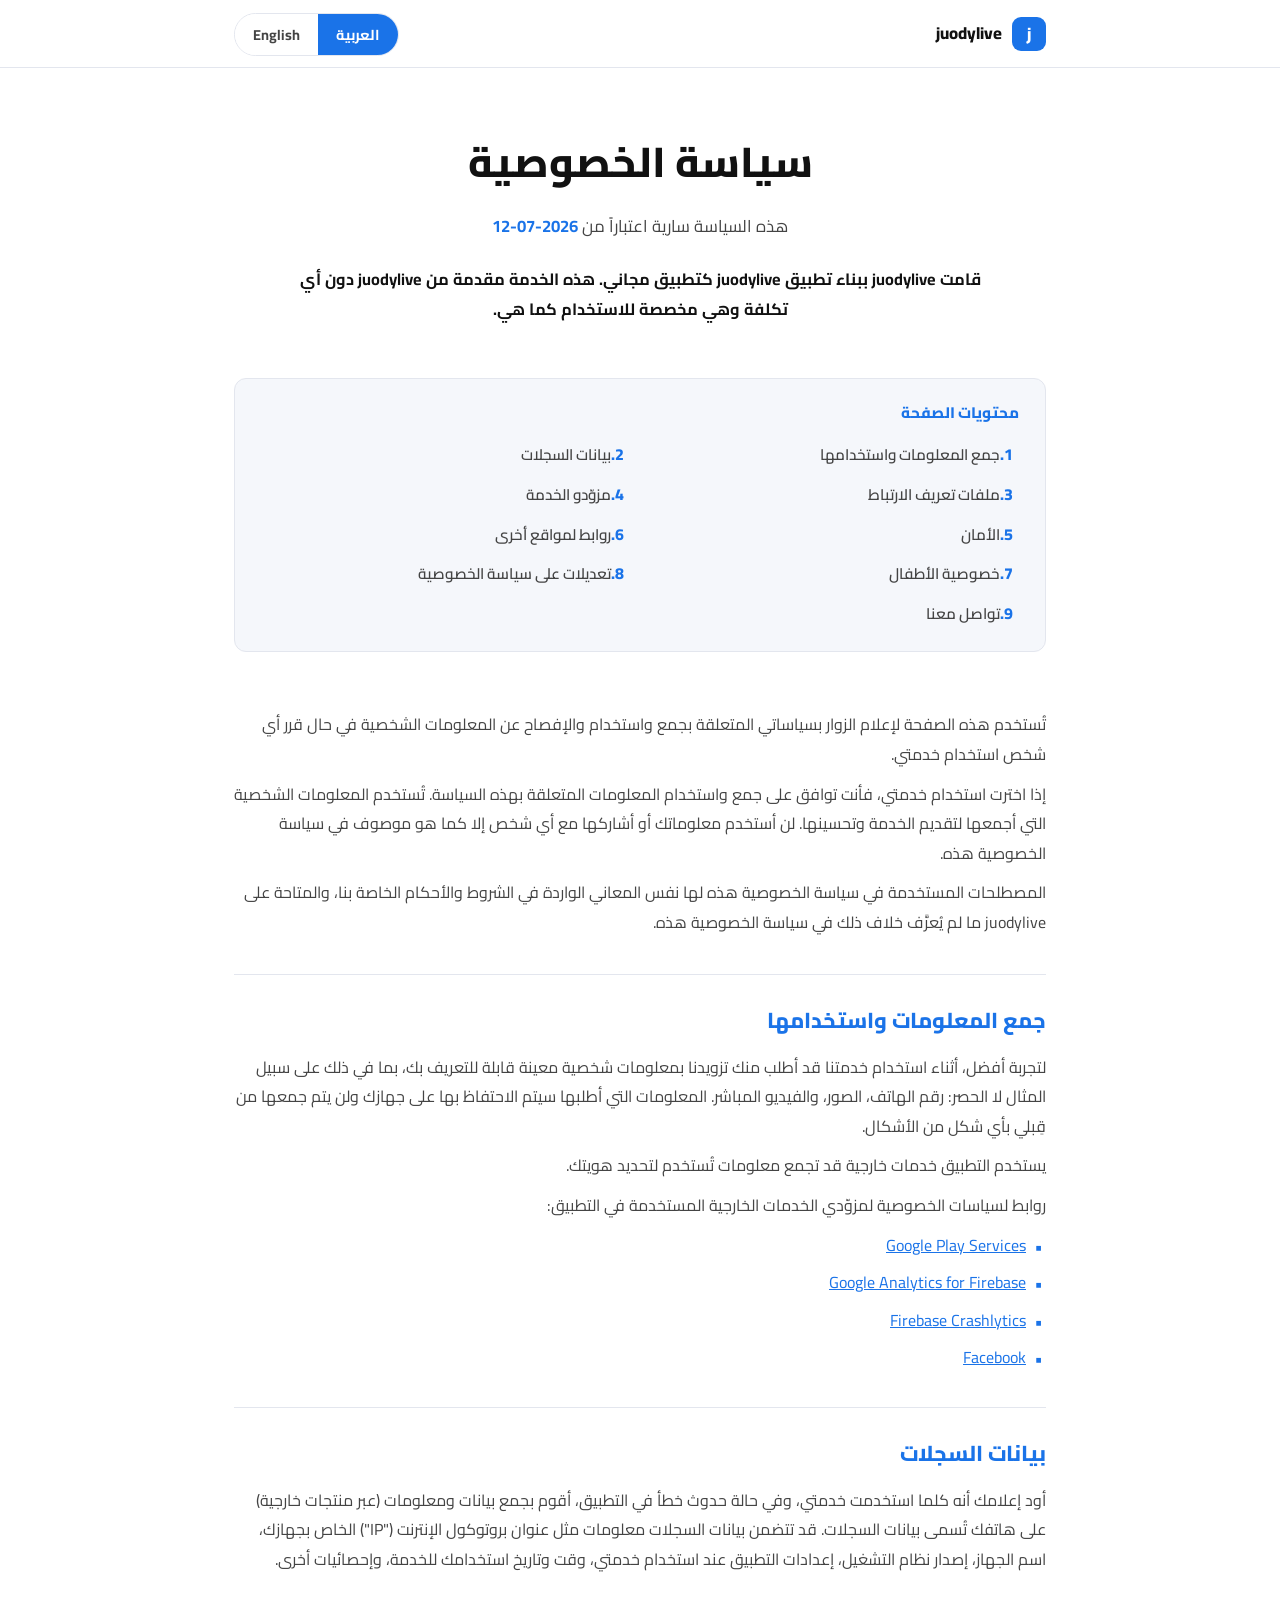
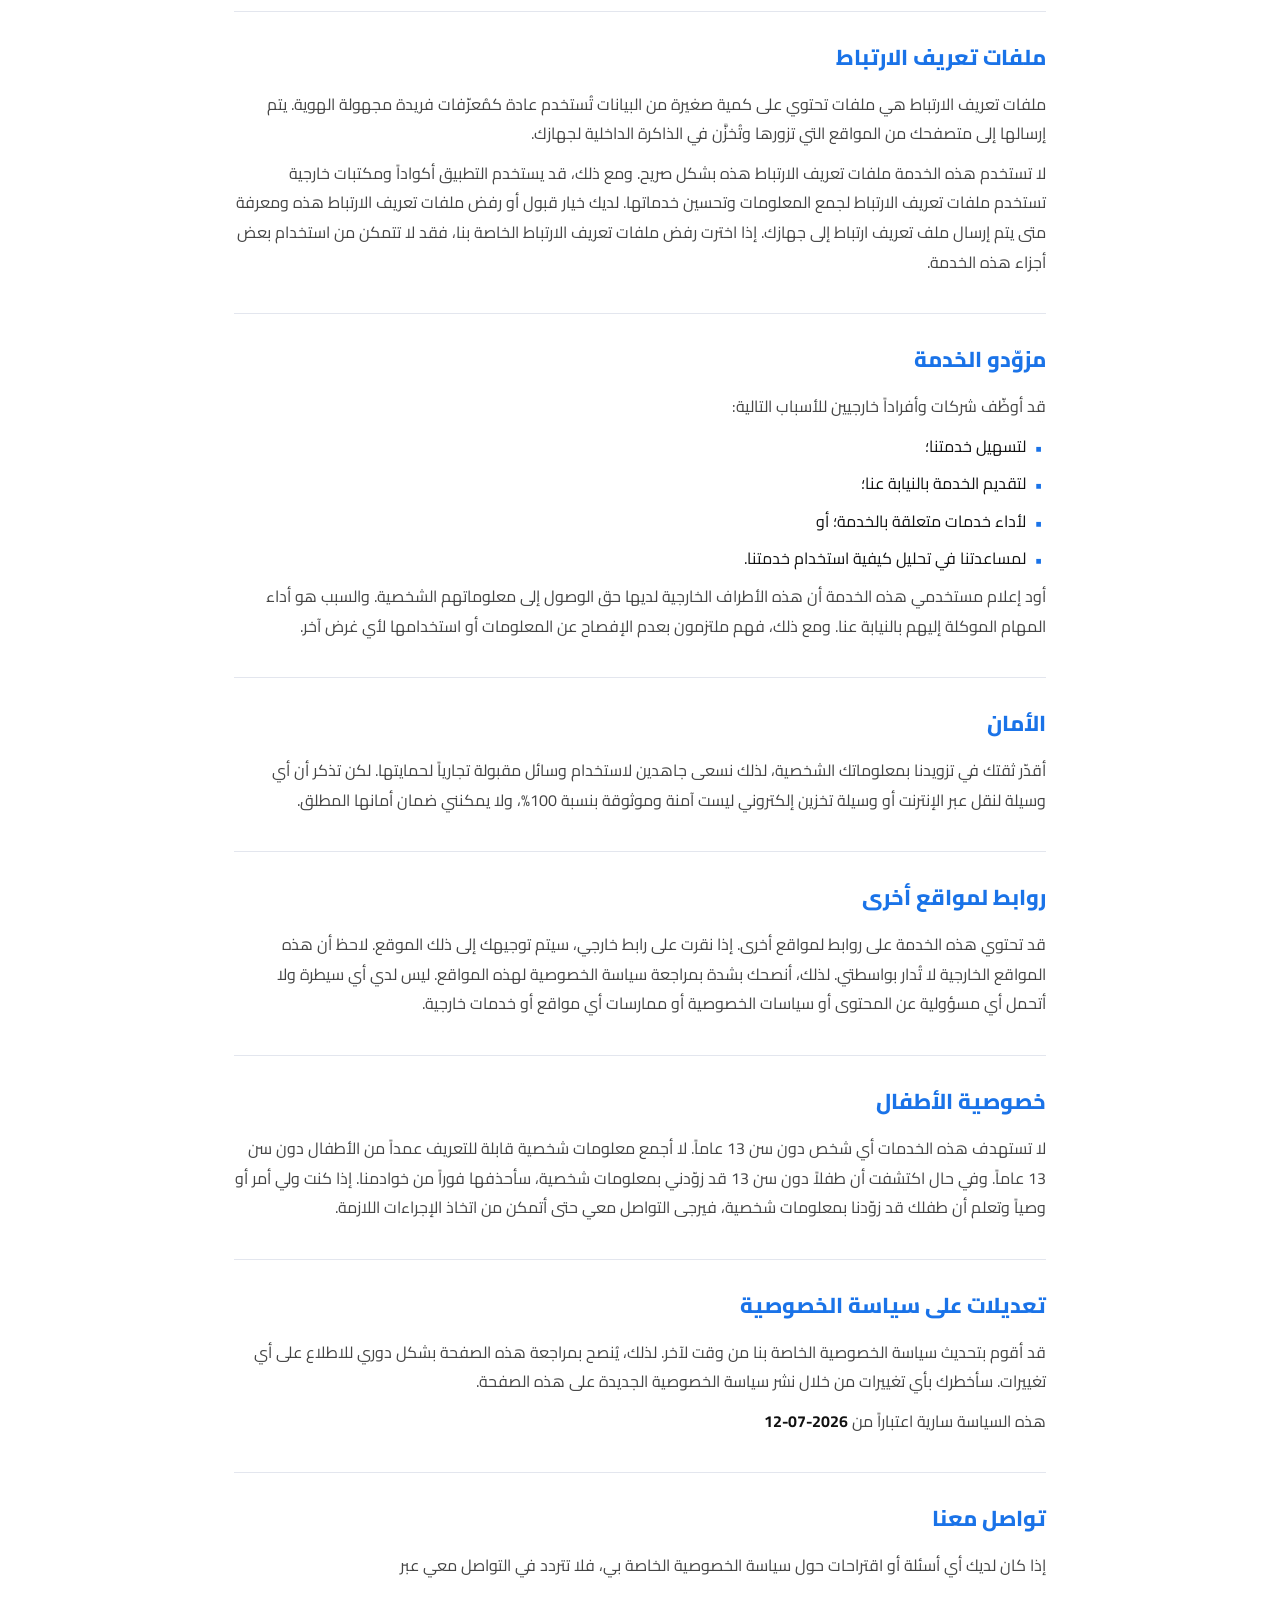
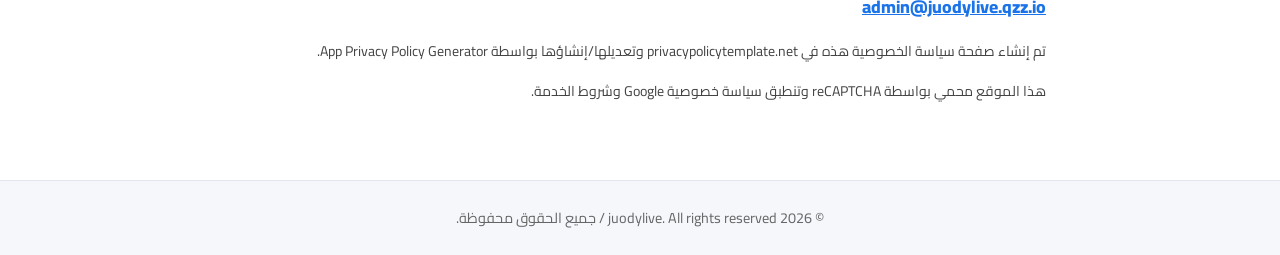
<file: privacy-policy.html>
<!DOCTYPE html>
<html lang="ar" dir="rtl">
<head>
  <meta charset="UTF-8" />
  <meta name="viewport" content="width=device-width, initial-scale=1.0" />
  <title>Privacy Policy | juodylive</title>
  <meta name="description" content="Privacy Policy for juodylive / سياسة الخصوصية لتطبيق juodylive" />
  <link rel="preconnect" href="https://fonts.googleapis.com" />
  <link rel="preconnect" href="https://fonts.gstatic.com" crossorigin />
  <link href="https://fonts.googleapis.com/css2?family=Cairo:wght@400;600;700;800&display=swap" rel="stylesheet" />
  <link rel="stylesheet" href="css/style.css?v=3" />
</head>
<body>

  <!-- الشريط العلوي -->
  <header class="topbar">
    <div class="container topbar-inner">
      <div class="brand">
        <span class="brand-mark" aria-hidden="true">j</span>
        <span class="brand-name">juodylive</span>
      </div>
      <div class="lang-switch" role="group" aria-label="Language / اللغة">
        <button type="button" class="lang-btn active" data-lang="ar" aria-pressed="true">العربية</button>
        <button type="button" class="lang-btn" data-lang="en" aria-pressed="false">English</button>
      </div>
    </div>
  </header>

  <main class="container">

    <!-- عنوان الصفحة -->
    <section class="page-head">
      <h1 data-en="Privacy Policy" data-ar="سياسة الخصوصية">سياسة الخصوصية</h1>
      <p class="effective-date">
        <span data-en="This policy is effective as of" data-ar="هذه السياسة سارية اعتباراً من">هذه السياسة سارية اعتباراً من</span>
        <strong>2026-07-12</strong>
      </p>
      <p class="app-name" data-en="juodylive built the juodylive app as a Free app. This SERVICE is provided by juodylive at no cost and is intended for use as is." data-ar="قامت juodylive ببناء تطبيق juodylive كتطبيق مجاني. هذه الخدمة مقدمة من juodylive دون أي تكلفة وهي مخصصة للاستخدام كما هي.">قامت juodylive ببناء تطبيق juodylive كتطبيق مجاني. هذه الخدمة مقدمة من juodylive دون أي تكلفة وهي مخصصة للاستخدام كما هي.</p>
    </section>

    <!-- الفهرس -->
    <nav class="toc" aria-label="Table of contents / الفهرس">
      <p class="toc-title" data-en="On this page" data-ar="محتويات الصفحة">محتويات الصفحة</p>
      <ol>
        <li><a href="#collect" data-en="Information Collection and Use" data-ar="جمع المعلومات واستخدامها">جمع المعلومات واستخدامها</a></li>
        <li><a href="#logdata" data-en="Log Data" data-ar="بيانات السجلات">بيانات السجلات</a></li>
        <li><a href="#cookies" data-en="Cookies" data-ar="ملفات تعريف الارتباط">ملفات تعريف الارتباط</a></li>
        <li><a href="#providers" data-en="Service Providers" data-ar="مزوّدو الخدمة">مزوّدو الخدمة</a></li>
        <li><a href="#security" data-en="Security" data-ar="الأمان">الأمان</a></li>
        <li><a href="#links" data-en="Links to Other Sites" data-ar="روابط لمواقع أخرى">روابط لمواقع أخرى</a></li>
        <li><a href="#children" data-en="Children's Privacy" data-ar="خصوصية الأطفال">خصوصية الأطفال</a></li>
        <li><a href="#changes" data-en="Changes to This Privacy Policy" data-ar="تعديلات على سياسة الخصوصية">تعديلات على سياسة الخصوصية</a></li>
        <li><a href="#contact" data-en="Contact Us" data-ar="تواصل معنا">تواصل معنا</a></li>
      </ol>
    </nav>

    <div class="policy-content">

      <!-- 1. المقدمة -->
      <section class="block" id="intro">
        <p data-en="This page is used to inform visitors regarding my policies with the collection, use, and disclosure of Personal Information if anyone decided to use my Service." data-ar="تُستخدم هذه الصفحة لإعلام الزوار بسياساتي المتعلقة بجمع واستخدام والإفصاح عن المعلومات الشخصية في حال قرر أي شخص استخدام خدمتي.">تُستخدم هذه الصفحة لإعلام الزوار بسياساتي المتعلقة بجمع واستخدام والإفصاح عن المعلومات الشخصية في حال قرر أي شخص استخدام خدمتي.</p>
        <p data-en="If you choose to use my Service, then you agree to the collection and use of information in relation to this policy. The Personal Information that I collect is used for providing and improving the Service. I will not use or share your information with anyone except as described in this Privacy Policy." data-ar="إذا اخترت استخدام خدمتي، فأنت توافق على جمع واستخدام المعلومات المتعلقة بهذه السياسة. تُستخدم المعلومات الشخصية التي أجمعها لتقديم الخدمة وتحسينها. لن أستخدم معلوماتك أو أشاركها مع أي شخص إلا كما هو موصوف في سياسة الخصوصية هذه.">إذا اخترت استخدام خدمتي، فأنت توافق على جمع واستخدام المعلومات المتعلقة بهذه السياسة. تُستخدم المعلومات الشخصية التي أجمعها لتقديم الخدمة وتحسينها. لن أستخدم معلوماتك أو أشاركها مع أي شخص إلا كما هو موصوف في سياسة الخصوصية هذه.</p>
        <p data-en="The terms used in this Privacy Policy have the same meanings as in our Terms and Conditions, which are accessible at juodylive unless otherwise defined in this Privacy Policy." data-ar="المصطلحات المستخدمة في سياسة الخصوصية هذه لها نفس المعاني الواردة في الشروط والأحكام الخاصة بنا، والمتاحة على juodylive ما لم يُعرَّف خلاف ذلك في سياسة الخصوصية هذه.">المصطلحات المستخدمة في سياسة الخصوصية هذه لها نفس المعاني الواردة في الشروط والأحكام الخاصة بنا، والمتاحة على juodylive ما لم يُعرَّف خلاف ذلك في سياسة الخصوصية هذه.</p>
      </section>

      <!-- 2. جمع المعلومات واستخدامها -->
      <section class="block" id="collect">
        <h2 data-en="Information Collection and Use" data-ar="جمع المعلومات واستخدامها">جمع المعلومات واستخدامها</h2>
        <p data-en="For a better experience, while using our Service, I may require you to provide us with certain personally identifiable information, including but not limited to phone number, phone, image, live video. The information that I request will be retained on your device and is not collected by me in any way." data-ar="لتجربة أفضل، أثناء استخدام خدمتنا قد أطلب منك تزويدنا بمعلومات شخصية معينة قابلة للتعريف بك، بما في ذلك على سبيل المثال لا الحصر: رقم الهاتف، الصور، والفيديو المباشر. المعلومات التي أطلبها سيتم الاحتفاظ بها على جهازك ولن يتم جمعها من قِبلي بأي شكل من الأشكال.">لتجربة أفضل، أثناء استخدام خدمتنا قد أطلب منك تزويدنا بمعلومات شخصية معينة قابلة للتعريف بك، بما في ذلك على سبيل المثال لا الحصر: رقم الهاتف، الصور، والفيديو المباشر. المعلومات التي أطلبها سيتم الاحتفاظ بها على جهازك ولن يتم جمعها من قِبلي بأي شكل من الأشكال.</p>
        <p data-en="The app does use third-party services that may collect information used to identify you." data-ar="يستخدم التطبيق خدمات خارجية قد تجمع معلومات تُستخدم لتحديد هويتك.">يستخدم التطبيق خدمات خارجية قد تجمع معلومات تُستخدم لتحديد هويتك.</p>
        <p data-en="Link to the privacy policy of third-party service providers used by the app:" data-ar="روابط لسياسات الخصوصية لمزوّدي الخدمات الخارجية المستخدمة في التطبيق:">روابط لسياسات الخصوصية لمزوّدي الخدمات الخارجية المستخدمة في التطبيق:</p>
        <ul>
          <li><a href="https://www.google.com/policies/privacy/" target="_blank" rel="noopener">Google Play Services</a></li>
          <li><a href="https://firebase.google.com/policies/analytics" target="_blank" rel="noopener">Google Analytics for Firebase</a></li>
          <li><a href="https://firebase.google.com/support/privacy/" target="_blank" rel="noopener">Firebase Crashlytics</a></li>
          <li><a href="https://www.facebook.com/about/privacy/" target="_blank" rel="noopener">Facebook</a></li>
        </ul>
      </section>

      <!-- 3. بيانات السجلات -->
      <section class="block" id="logdata">
        <h2 data-en="Log Data" data-ar="بيانات السجلات">بيانات السجلات</h2>
        <p data-en="I want to inform you that whenever you use my Service, in a case of an error in the app I collect data and information (through third-party products) on your phone called Log Data. This Log Data may include information such as your device Internet Protocol (&quot;IP&quot;) address, device name, operating system version, the configuration of the app when utilizing my Service, the time and date of your use of the Service, and other statistics." data-ar="أود إعلامك أنه كلما استخدمت خدمتي، وفي حالة حدوث خطأ في التطبيق، أقوم بجمع بيانات ومعلومات (عبر منتجات خارجية) على هاتفك تُسمى بيانات السجلات. قد تتضمن بيانات السجلات معلومات مثل عنوان بروتوكول الإنترنت (&quot;IP&quot;) الخاص بجهازك، اسم الجهاز، إصدار نظام التشغيل، إعدادات التطبيق عند استخدام خدمتي، وقت وتاريخ استخدامك للخدمة، وإحصائيات أخرى.">أود إعلامك أنه كلما استخدمت خدمتي، وفي حالة حدوث خطأ في التطبيق، أقوم بجمع بيانات ومعلومات (عبر منتجات خارجية) على هاتفك تُسمى بيانات السجلات. قد تتضمن بيانات السجلات معلومات مثل عنوان بروتوكول الإنترنت ("IP") الخاص بجهازك، اسم الجهاز، إصدار نظام التشغيل، إعدادات التطبيق عند استخدام خدمتي، وقت وتاريخ استخدامك للخدمة، وإحصائيات أخرى.</p>
      </section>

      <!-- 4. ملفات تعريف الارتباط -->
      <section class="block" id="cookies">
        <h2 data-en="Cookies" data-ar="ملفات تعريف الارتباط">ملفات تعريف الارتباط</h2>
        <p data-en="Cookies are files with a small amount of data that are commonly used as anonymous unique identifiers. These are sent to your browser from the websites that you visit and are stored on your device's internal memory." data-ar="ملفات تعريف الارتباط هي ملفات تحتوي على كمية صغيرة من البيانات تُستخدم عادة كمُعرّفات فريدة مجهولة الهوية. يتم إرسالها إلى متصفحك من المواقع التي تزورها وتُخزَّن في الذاكرة الداخلية لجهازك.">ملفات تعريف الارتباط هي ملفات تحتوي على كمية صغيرة من البيانات تُستخدم عادة كمُعرّفات فريدة مجهولة الهوية. يتم إرسالها إلى متصفحك من المواقع التي تزورها وتُخزَّن في الذاكرة الداخلية لجهازك.</p>
        <p data-en="This Service does not use these &quot;cookies&quot; explicitly. However, the app may use third-party code and libraries that use &quot;cookies&quot; to collect information and improve their services. You have the option to either accept or refuse these cookies and know when a cookie is being sent to your device. If you choose to refuse our cookies, you may not be able to use some portions of this Service." data-ar="لا تستخدم هذه الخدمة ملفات تعريف الارتباط هذه بشكل صريح. ومع ذلك، قد يستخدم التطبيق أكواداً ومكتبات خارجية تستخدم ملفات تعريف الارتباط لجمع المعلومات وتحسين خدماتها. لديك خيار قبول أو رفض ملفات تعريف الارتباط هذه ومعرفة متى يتم إرسال ملف تعريف ارتباط إلى جهازك. إذا اخترت رفض ملفات تعريف الارتباط الخاصة بنا، فقد لا تتمكن من استخدام بعض أجزاء هذه الخدمة.">لا تستخدم هذه الخدمة ملفات تعريف الارتباط هذه بشكل صريح. ومع ذلك، قد يستخدم التطبيق أكواداً ومكتبات خارجية تستخدم ملفات تعريف الارتباط لجمع المعلومات وتحسين خدماتها. لديك خيار قبول أو رفض ملفات تعريف الارتباط هذه ومعرفة متى يتم إرسال ملف تعريف ارتباط إلى جهازك. إذا اخترت رفض ملفات تعريف الارتباط الخاصة بنا، فقد لا تتمكن من استخدام بعض أجزاء هذه الخدمة.</p>
      </section>

      <!-- 5. مزودو الخدمة -->
      <section class="block" id="providers">
        <h2 data-en="Service Providers" data-ar="مزوّدو الخدمة">مزوّدو الخدمة</h2>
        <p data-en="I may employ third-party companies and individuals due to the following reasons:" data-ar="قد أوظّف شركات وأفراداً خارجيين للأسباب التالية:">قد أوظّف شركات وأفراداً خارجيين للأسباب التالية:</p>
        <ul>
          <li data-en="To facilitate our Service;" data-ar="لتسهيل خدمتنا؛">لتسهيل خدمتنا؛</li>
          <li data-en="To provide the Service on our behalf;" data-ar="لتقديم الخدمة بالنيابة عنا؛">لتقديم الخدمة بالنيابة عنا؛</li>
          <li data-en="To perform Service-related services; or" data-ar="لأداء خدمات متعلقة بالخدمة؛ أو">لأداء خدمات متعلقة بالخدمة؛ أو</li>
          <li data-en="To assist us in analyzing how our Service is used." data-ar="لمساعدتنا في تحليل كيفية استخدام خدمتنا.">لمساعدتنا في تحليل كيفية استخدام خدمتنا.</li>
        </ul>
        <p data-en="I want to inform users of this Service that these third parties have access to their Personal Information. The reason is to perform the tasks assigned to them on our behalf. However, they are obligated not to disclose or use the information for any other purpose." data-ar="أود إعلام مستخدمي هذه الخدمة أن هذه الأطراف الخارجية لديها حق الوصول إلى معلوماتهم الشخصية. والسبب هو أداء المهام الموكلة إليهم بالنيابة عنا. ومع ذلك، فهم ملتزمون بعدم الإفصاح عن المعلومات أو استخدامها لأي غرض آخر.">أود إعلام مستخدمي هذه الخدمة أن هذه الأطراف الخارجية لديها حق الوصول إلى معلوماتهم الشخصية. والسبب هو أداء المهام الموكلة إليهم بالنيابة عنا. ومع ذلك، فهم ملتزمون بعدم الإفصاح عن المعلومات أو استخدامها لأي غرض آخر.</p>
      </section>

      <!-- 6. الأمان -->
      <section class="block" id="security">
        <h2 data-en="Security" data-ar="الأمان">الأمان</h2>
        <p data-en="I value your trust in providing us your Personal Information, thus we are striving to use commercially acceptable means of protecting it. But remember that no method of transmission over the internet, or method of electronic storage is 100% secure and reliable, and I cannot guarantee its absolute security." data-ar="أقدّر ثقتك في تزويدنا بمعلوماتك الشخصية، لذلك نسعى جاهدين لاستخدام وسائل مقبولة تجارياً لحمايتها. لكن تذكر أن أي وسيلة لنقل عبر الإنترنت أو وسيلة تخزين إلكتروني ليست آمنة وموثوقة بنسبة 100%، ولا يمكنني ضمان أمانها المطلق.">أقدّر ثقتك في تزويدنا بمعلوماتك الشخصية، لذلك نسعى جاهدين لاستخدام وسائل مقبولة تجارياً لحمايتها. لكن تذكر أن أي وسيلة لنقل عبر الإنترنت أو وسيلة تخزين إلكتروني ليست آمنة وموثوقة بنسبة 100%، ولا يمكنني ضمان أمانها المطلق.</p>
      </section>

      <!-- 7. روابط لمواقع أخرى -->
      <section class="block" id="links">
        <h2 data-en="Links to Other Sites" data-ar="روابط لمواقع أخرى">روابط لمواقع أخرى</h2>
        <p data-en="This Service may contain links to other sites. If you click on a third-party link, you will be directed to that site. Note that these external sites are not operated by me. Therefore, I strongly advise you to review the Privacy Policy of these websites. I have no control over and assume no responsibility for the content, privacy policies, or practices of any third-party sites or services." data-ar="قد تحتوي هذه الخدمة على روابط لمواقع أخرى. إذا نقرت على رابط خارجي، سيتم توجيهك إلى ذلك الموقع. لاحظ أن هذه المواقع الخارجية لا تُدار بواسطتي. لذلك، أنصحك بشدة بمراجعة سياسة الخصوصية لهذه المواقع. ليس لدي أي سيطرة ولا أتحمل أي مسؤولية عن المحتوى أو سياسات الخصوصية أو ممارسات أي مواقع أو خدمات خارجية.">قد تحتوي هذه الخدمة على روابط لمواقع أخرى. إذا نقرت على رابط خارجي، سيتم توجيهك إلى ذلك الموقع. لاحظ أن هذه المواقع الخارجية لا تُدار بواسطتي. لذلك، أنصحك بشدة بمراجعة سياسة الخصوصية لهذه المواقع. ليس لدي أي سيطرة ولا أتحمل أي مسؤولية عن المحتوى أو سياسات الخصوصية أو ممارسات أي مواقع أو خدمات خارجية.</p>
      </section>

      <!-- 8. خصوصية الأطفال -->
      <section class="block" id="children">
        <h2 data-en="Children's Privacy" data-ar="خصوصية الأطفال">خصوصية الأطفال</h2>
        <p data-en="These Services do not address anyone under the age of 13. I do not knowingly collect personally identifiable information from children under 13 years of age. In the case I discover that a child under 13 has provided me with personal information, I immediately delete this from our servers. If you are a parent or guardian and you are aware that your child has provided us with personal information, please contact me so that I will be able to do the necessary actions." data-ar="لا تستهدف هذه الخدمات أي شخص دون سن 13 عاماً. لا أجمع معلومات شخصية قابلة للتعريف عمداً من الأطفال دون سن 13 عاماً. وفي حال اكتشفت أن طفلاً دون سن 13 قد زوّدني بمعلومات شخصية، سأحذفها فوراً من خوادمنا. إذا كنت ولي أمر أو وصياً وتعلم أن طفلك قد زوّدنا بمعلومات شخصية، فيرجى التواصل معي حتى أتمكن من اتخاذ الإجراءات اللازمة.">لا تستهدف هذه الخدمات أي شخص دون سن 13 عاماً. لا أجمع معلومات شخصية قابلة للتعريف عمداً من الأطفال دون سن 13 عاماً. وفي حال اكتشفت أن طفلاً دون سن 13 قد زوّدني بمعلومات شخصية، سأحذفها فوراً من خوادمنا. إذا كنت ولي أمر أو وصياً وتعلم أن طفلك قد زوّدنا بمعلومات شخصية، فيرجى التواصل معي حتى أتمكن من اتخاذ الإجراءات اللازمة.</p>
      </section>

      <!-- 9. تعديلات على سياسة الخصوصية -->
      <section class="block" id="changes">
        <h2 data-en="Changes to This Privacy Policy" data-ar="تعديلات على سياسة الخصوصية">تعديلات على سياسة الخصوصية</h2>
        <p data-en="I may update our Privacy Policy from time to time. Thus, you are advised to review this page periodically for any changes. I will notify you of any changes by posting the new Privacy Policy on this page." data-ar="قد أقوم بتحديث سياسة الخصوصية الخاصة بنا من وقت لآخر. لذلك، يُنصح بمراجعة هذه الصفحة بشكل دوري للاطلاع على أي تغييرات. سأخطرك بأي تغييرات من خلال نشر سياسة الخصوصية الجديدة على هذه الصفحة.">قد أقوم بتحديث سياسة الخصوصية الخاصة بنا من وقت لآخر. لذلك، يُنصح بمراجعة هذه الصفحة بشكل دوري للاطلاع على أي تغييرات. سأخطرك بأي تغييرات من خلال نشر سياسة الخصوصية الجديدة على هذه الصفحة.</p>
        <p class="effective-date-inline">
          <span data-en="This policy is effective as of" data-ar="هذه السياسة سارية اعتباراً من">هذه السياسة سارية اعتباراً من</span>
          <strong>2026-07-12</strong>
        </p>
      </section>

      <!-- 10. تواصل معنا -->
      <section class="block" id="contact">
        <h2 data-en="Contact Us" data-ar="تواصل معنا">تواصل معنا</h2>
        <p data-en="If you have any questions or suggestions about my Privacy Policy, do not hesitate to contact me at" data-ar="إذا كان لديك أي أسئلة أو اقتراحات حول سياسة الخصوصية الخاصة بي، فلا تتردد في التواصل معي عبر">إذا كان لديك أي أسئلة أو اقتراحات حول سياسة الخصوصية الخاصة بي، فلا تتردد في التواصل معي عبر</p>
        <p class="contact-email"><a href="mailto:workcompany27@gmail.com">admin@juodylive.qzz.io</a></p>
        <p class="credits" data-en="This privacy policy page was created at privacypolicytemplate.net and modified/generated by App Privacy Policy Generator." data-ar="تم إنشاء صفحة سياسة الخصوصية هذه في privacypolicytemplate.net وتعديلها/إنشاؤها بواسطة App Privacy Policy Generator.">تم إنشاء صفحة سياسة الخصوصية هذه في privacypolicytemplate.net وتعديلها/إنشاؤها بواسطة App Privacy Policy Generator.</p>
        <p class="credits" data-en="This site is protected by reCAPTCHA and the Google Privacy Policy and Terms of Service apply." data-ar="هذا الموقع محمي بواسطة reCAPTCHA وتنطبق سياسة خصوصية Google وشروط الخدمة.">هذا الموقع محمي بواسطة reCAPTCHA وتنطبق سياسة خصوصية Google وشروط الخدمة.</p>
      </section>

    </div>
  </main>

  <footer class="site-footer">
    <div class="container">
      <p>&copy; 2026 juodylive. All rights reserved / جميع الحقوق محفوظة.</p>
    </div>
  </footer>

  <script src="js/main.js?v=3"></script>
</body>
</html>
</file>
<file: css/style.css>
/* =========================================================
   سياسة الخصوصية - صفحة واحدة ثنائية اللغة
   تصميم: خلفية بيضاء / خط أسود / علامات زرقاء
   ========================================================= */

:root {
  --white: #ffffff;
  --bg-soft: #f5f7fb;
  --text: #111111;
  --text-muted: #444444;
  --text-dim: #666666;
  --border: #e3e6ee;
  --blue: #1a73e8;
  --blue-dark: #0d5fc0;
  --blue-soft: #eef4fe;
  --font: 'Cairo', 'Segoe UI', Tahoma, sans-serif;
  --header-h: 68px;
}

* {
  margin: 0;
  padding: 0;
  box-sizing: border-box;
}

html {
  scroll-behavior: smooth;
  scroll-padding-top: calc(var(--header-h) + 24px);
}

body {
  font-family: var(--font);
  background: var(--white);
  color: var(--text);
  line-height: 1.85;
  font-size: 16px;
}

.container {
  width: 100%;
  max-width: 860px;
  margin: 0 auto;
  padding: 0 24px;
}

/* الشريط العلوي */
.topbar {
  position: sticky;
  top: 0;
  z-index: 900;
  height: var(--header-h);
  background: var(--white);
  border-bottom: 1px solid var(--border);
}

.topbar-inner {
  height: var(--header-h);
  display: flex;
  align-items: center;
  justify-content: space-between;
  gap: 16px;
}

.brand {
  display: flex;
  align-items: center;
  gap: 10px;
  font-size: 1.05rem;
  font-weight: 800;
}

.brand-mark {
  display: inline-flex;
  align-items: center;
  justify-content: center;
  width: 34px;
  height: 34px;
  border-radius: 9px;
  background: var(--blue);
  color: #fff;
  font-weight: 800;
  font-size: 1.1rem;
}

/* مبدّل اللغة */
.lang-switch {
  display: inline-flex;
  border: 1px solid var(--border);
  border-radius: 999px;
  overflow: hidden;
}

.lang-btn {
  padding: 7px 18px;
  border: none;
  background: var(--white);
  color: var(--text-muted);
  font-family: var(--font);
  font-size: 0.9rem;
  font-weight: 700;
  cursor: pointer;
  transition: background 0.2s, color 0.2s;
}

.lang-btn.active {
  background: var(--blue);
  color: #fff;
}

/* رأس الصفحة */
.page-head {
  padding: 56px 0 8px;
  text-align: center;
}

.page-head h1 {
  font-size: clamp(1.9rem, 5vw, 2.6rem);
  font-weight: 800;
  color: var(--text);
  margin-bottom: 10px;
}

.effective-date {
  font-size: 1.05rem;
  color: var(--text-muted);
  margin-bottom: 22px;
}

.effective-date strong {
  color: var(--blue);
}

.app-name {
  font-size: 1.02rem;
  color: var(--text);
  font-weight: 700;
  max-width: 720px;
  margin: 0 auto 14px;
}

.intro {
  font-size: 1rem;
  color: var(--text-muted);
  max-width: 720px;
  margin: 0 auto;
}

/* الفهرس */
.toc {
  background: var(--bg-soft);
  border: 1px solid var(--border);
  border-radius: 12px;
  padding: 20px 26px;
  margin: 32px 0;
}

.toc-title {
  font-weight: 800;
  color: var(--blue);
  margin-bottom: 10px;
  font-size: 0.95rem;
}

.toc ol {
  list-style: none;
  counter-reset: toc;
  display: grid;
  grid-template-columns: repeat(auto-fill, minmax(250px, 1fr));
  gap: 4px 20px;
}

.toc li {
  counter-increment: toc;
  padding: 3px 0;
}

.toc li::before {
  content: counter(toc) '.';
  color: var(--blue);
  font-weight: 800;
  margin-left: 6px;
  margin-right: 0;
}

[dir="rtl"] .toc li::before {
  margin-right: 6px;
  margin-left: 0;
}

.toc a {
  color: var(--text-muted);
  text-decoration: none;
  font-weight: 600;
  font-size: 0.95rem;
  transition: color 0.2s;
}

.toc a:hover {
  color: var(--blue);
  text-decoration: underline;
}

/* المحتوى */
.policy-content {
  padding-bottom: 40px;
}

.block {
  padding: 26px 0;
  border-bottom: 1px solid var(--border);
}

.block:last-child {
  border-bottom: none;
}

.block h2 {
  font-size: 1.35rem;
  font-weight: 800;
  color: var(--blue);
  margin-bottom: 12px;
}

.block h3 {
  font-size: 1.08rem;
  font-weight: 700;
  margin: 20px 0 8px;
  color: var(--text);
}

.block p {
  color: var(--text-muted);
  margin-bottom: 10px;
}

.block ul {
  list-style: none;
  padding-right: 0;
  margin: 8px 0 8px;
}

.block ul li {
  position: relative;
  padding-right: 20px;
  margin-bottom: 8px;
  color: var(--text);
}

[dir="ltr"] .block ul li {
  padding-right: 0;
  padding-left: 20px;
}

.block ul li::before {
  content: '•';
  position: absolute;
  right: 4px;
  top: 0;
  color: var(--blue);
  font-weight: 900;
  font-size: 1.1rem;
}

[dir="ltr"] .block ul li::before {
  right: auto;
  left: 4px;
}

/* الجدول */
.table-wrap {
  overflow-x: auto;
  border: 1px solid var(--border);
  border-radius: 10px;
  margin: 12px 0;
}

table {
  width: 100%;
  border-collapse: collapse;
  min-width: 420px;
}

th,
td {
  padding: 12px 16px;
  text-align: right;
  font-size: 0.95rem;
}

[dir="ltr"] th,
[dir="ltr"] td {
  text-align: left;
}

thead th {
  background: var(--blue-soft);
  color: var(--blue);
  font-weight: 800;
  border-bottom: 1px solid var(--border);
}

tbody td {
  color: var(--text);
  border-bottom: 1px solid var(--border);
}

tbody tr:last-child td {
  border-bottom: none;
}

tbody tr:nth-child(even) {
  background: var(--bg-soft);
}

/* التذييل */
.site-footer {
  border-top: 1px solid var(--border);
  background: var(--bg-soft);
  padding: 24px 0;
  text-align: center;
}

.site-footer p {
  color: var(--text-dim);
  font-size: 0.9rem;
}

/* البريد والاعتمادات */
.contact-email {
  margin: 4px 0 16px;
}

.contact-email a {
  color: var(--blue);
  font-weight: 800;
  font-size: 1.1rem;
}

.effective-date-inline {
  margin-top: 8px;
}

.effective-date-inline strong {
  color: var(--blue);
}

.credits {
  color: var(--text-dim);
  font-size: 0.88rem;
  margin-top: 14px;
}

/* روابط داخل المحتوى */
.block a {
  color: var(--blue);
  text-decoration: underline;
}

.block strong {
  color: var(--text);
}

/* استجابة الشاشات */
@media (max-width: 560px) {
  body {
    font-size: 15px;
  }

  .brand-name {
    font-size: 0.95rem;
  }

  .page-head {
    padding-top: 40px;
  }

  .lang-btn {
    padding: 6px 14px;
    font-size: 0.85rem;
  }

  .toc ol {
    grid-template-columns: 1fr;
  }
}

@media (prefers-reduced-motion: reduce) {
  html {
    scroll-behavior: auto;
  }

  *,
  *::before,
  *::after {
    transition: none !important;
  }
}
</file>
